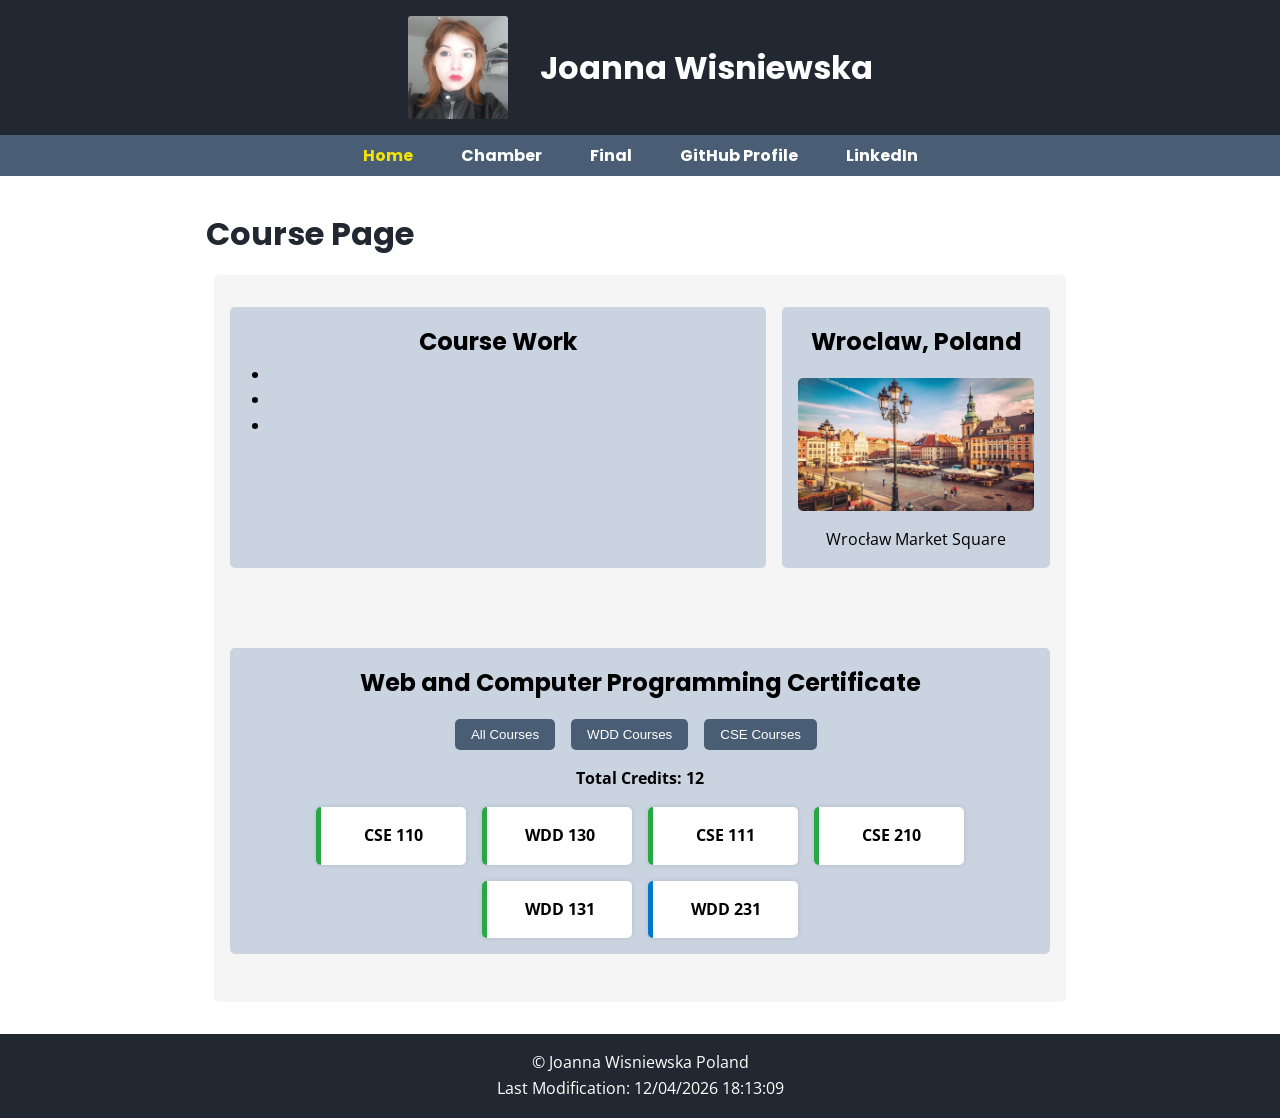
<file: index.html>
<!DOCTYPE html>
<html lang="en">
<head>
    <meta charset="UTF-8">
    <meta name="viewport" content="width=device-width, initial-scale=1.0">
    <title>W01 Assignment: Course Home Page - Joanna Wisniewska</title>
    <meta name="author" content="Joanna Wisniewska">
    <meta name="description" content="">
    <link rel="stylesheet" href="styles/small.css">
    <link rel="stylesheet" href="styles/dialog.css">
    <link rel="stylesheet" href="styles/larger.css" media="screen and (min-width: 601px)">
    <script src="scripts/scripts.js" defer></script>
    <link rel="preconnect" href="https://fonts.googleapis.com">
    <link rel="preconnect" href="https://fonts.gstatic.com" crossorigin>
    <link href="https://fonts.googleapis.com/css2?family=Open+Sans&family=Poppins:wght@500;700&display=swap" rel="stylesheet">

</head>
<body>
    <header>
        <div class="nav-image">
            <img src="images/me.webp" alt="Joanna Wisniewska" loading="lazy">
            <h1>Joanna Wisniewska</h1>
        </div>
        <button class="hamburger" id="hamburger">&#9776;</button>
        <nav>
            <ul>
                <li><a href="index.html" class="active">Home</a></li>
                <li><a href="https://5lmntszone.github.io/wdd231/chamber/index.html">Chamber</a></li>
                <li><a href="https://5lmntszone.github.io/wdd231/final/index.html">Final</a></li>
                <li><a href="https://github.com/5lmntszone">GitHub Profile</a></li>
                <li><a href="https://www.linkedin.com/">LinkedIn</a></li>
            </ul>
        </nav>
    </header>
    <main>
        <h1>Course Page</h1>
        <div class="main-content">
            <section class="main-tab">
                <h2>Course Work</h2>
                <ul>
                    <li></li>
                    <li></li>
                    <li></li>
                </ul>
            </section>
            <section class="aside-tab">
                <h2>Wroclaw, Poland</h2>
                <img src="images/wroclaw.webp" alt="Wroclaw, Poland" loading="lazy">
                <p>Wrocław Market Square</p>
            </section>
            <section class="lower-tab">
                <h2>Web and Computer Programming Certificate</h2>

                <div class="filter-buttons">
                    <button data-filter="all">All Courses</button>
                    <button data-filter="WDD">WDD Courses</button>
                    <button data-filter="CSE">CSE Courses</button>
                </div>

                <div id="credit-display">Total Credits: 0</div>
                <div id="course-container"></div>

                <dialog id="course-details">
                    <div class="dialog-content">
                        
                    </div>
                </dialog>
            </section>
        </div>
    </main>
    <footer>
        <p>&copy; <span id="currentyear"></span> Joanna Wisniewska Poland</p>
        <p>Last Modification: <span id="lastModified"></span></p>
    </footer>
</body>
</html>
</file>
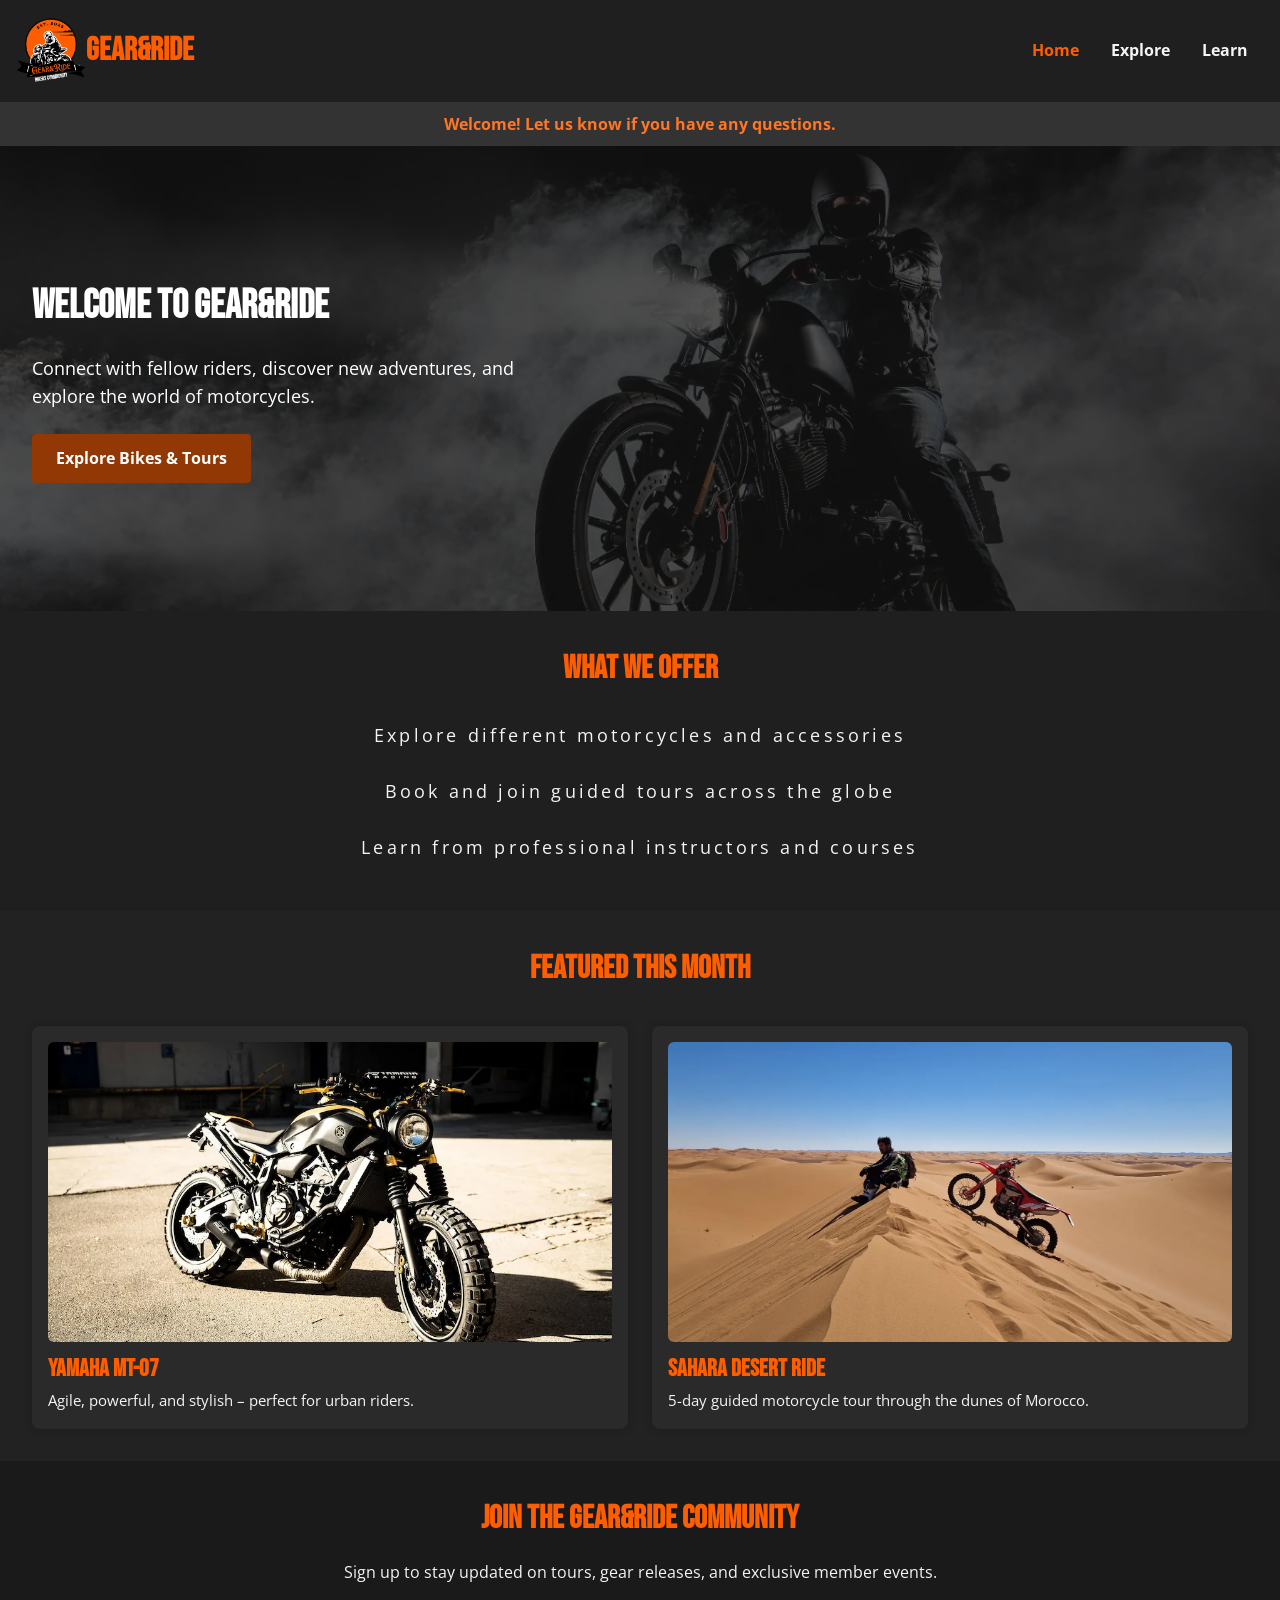
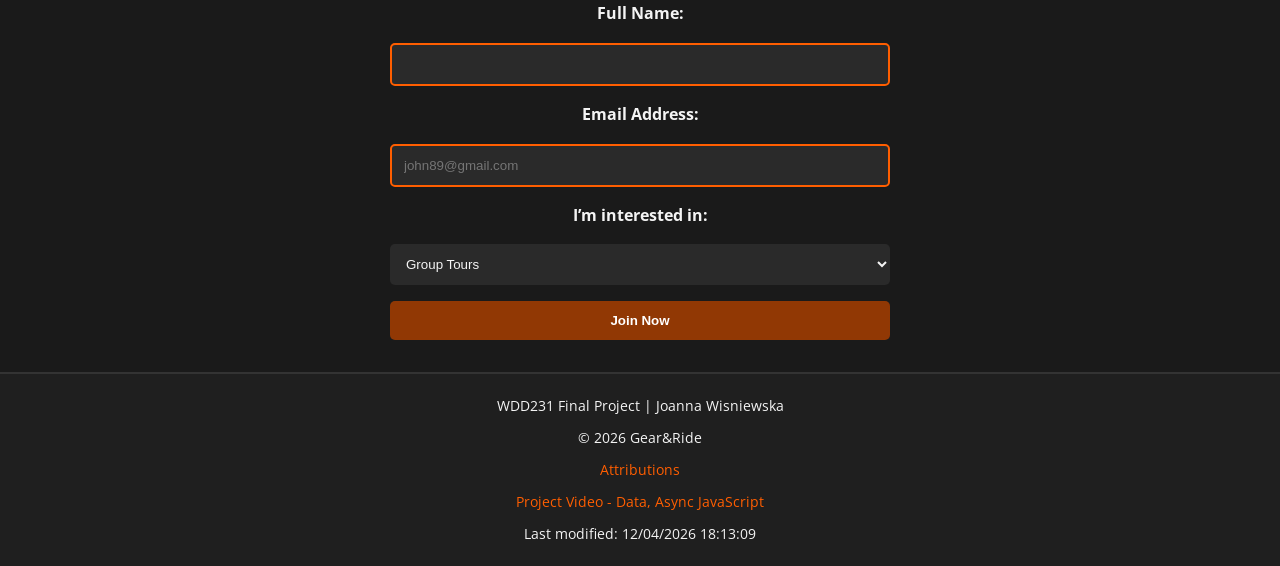
<file: final/index.html>
<!DOCTYPE html>
<html lang="en">
<head>
  <meta charset="UTF-8" />
  <meta name="viewport" content="width=device-width, initial-scale=1.0" />
  <meta name="description" content="Gear&Ride - Community for motorcycle enthusiasts: explore bikes, tours, gear, and more." />
  <meta name="author" content="Joanna Wisniewska" />

  <meta property="og:title" content="Gear&Ride | Ride. Learn. Explore.">
  <meta property="og:description" content="Join the Gear&Ride community and explore motorcycles, tours, gear, and more.">
  <meta property="og:image" content="https://5lmntszone.github.io/wdd231/final/images/hero-img.webp">
  <meta property="og:url" content="https://5lmntszone.github.io/wdd231/final/index.html">
  <meta property="og:type" content="website">
  <meta property="og:site_name" content="Gear&Ride">

  <title>Gear&Ride | Ride. Learn. Explore.</title>

  <link rel="stylesheet" href="styles/main.css" />
  <link rel="stylesheet" href="styles/medium.css">
  <link rel="stylesheet" href="styles/responsive.css" />

  <link rel="icon" href="images/favicon.ico" type="image/x-icon" />
  
  <link rel="preconnect" href="https://fonts.googleapis.com">
  <link rel="preconnect" href="https://fonts.gstatic.com" crossorigin>
  <link href="https://fonts.googleapis.com/css2?family=Bebas+Neue&family=Open+Sans&display=swap" rel="stylesheet">

  <script src="scripts/main.js" type="module"></script>
</head>

<body>
  <header>
    <div class="logo">
      <img src="images/logo.webp" alt="Gear&Ride Logo" loading="lazy"/>
      <h1>Gear&Ride</h1>
    </div>
    <nav>
      <button id="nav-toggle" aria-label="Toggle navigation">&#9776;</button>

      <ul>
        <li><a href="index.html" class="active">Home</a></li>
        <li><a href="explore.html">Explore</a></li>
        <li><a href="learn.html">Learn</a></li>
      </ul>
    </nav>
  </header>

  <div class="visit-banner"></div>

  <div id="loader" class="loader">
    <div class="spinner"></div>
    <p><strong>Loading...</strong></p>
  </div>
  
  <main>
    <section class="hero">
      <div class="hero-content">
        <h2>Welcome to Gear&Ride</h2>
        <p>Connect with fellow riders, discover new adventures, and explore the world of motorcycles.</p>
        <a href="explore.html" class="cta-button">Explore Bikes & Tours</a>
      </div>
      <img src="images/hero-img.webp" alt="Motorcycle Hero Image" loading="lazy"/>
    </section>

    <section class="overview">
      <h2>What We Offer</h2>
      <ul>
        <li>Explore different motorcycles and accessories</li>
        <li>Book and join guided tours across the globe</li>
        <li>Learn from professional instructors and courses</li>
      </ul>
    </section>

    <section class="featured">
      <h2>Featured This Month</h2>
      <div class="card-grid">
        <div class="card">
          <img src="images/featured-bike1.webp" alt="Featured Bike" loading="lazy"/>
          <h3>Yamaha MT-07</h3>
          <p>Agile, powerful, and stylish – perfect for urban riders.</p>
        </div>
        <div class="card">
          <img src="images/featured-tour.webp" alt="Sahara Desert Tour" loading="lazy"/>
          <h3>Sahara Desert Ride</h3>
          <p>5-day guided motorcycle tour through the dunes of Morocco.</p>
        </div>
      </div>
    </section>

    <section class="join-section">
      <h2>Join the Gear&Ride Community</h2>
      <p>Sign up to stay updated on tours, gear releases, and exclusive member events.</p>
      
      <form method="GET" action="thankyoupage.html">
        <label for="name"><strong>Full Name:</strong></label>
        <input type="text" id="name" name="name" required title="Your Full Name"/>
    
        <label for="email"><strong>Email Address:</strong></label>
        <input type="email" id="email" name="email" required placeholder="john89@gmail.com" title="Your Email" autocomplete="email"/>
    
        <label for="type"><strong>I’m interested in:</strong></label>
        <select name="interest" id="type">
          <option value="tours">Group Tours</option>
          <option value="gear">Motorcycle Gear</option>
          <option value="education">Riding Education</option>
          <option value="all">Everything!</option>
        </select>
    
        <button type="submit">Join Now</button>
      </form>
    </section>    
  </main>

  <footer>
    <p>WDD231 Final Project | Joanna Wisniewska</p>
    <p>&copy; <span id="year"></span> Gear&Ride</p>
    <p><a href="attributions.html">Attributions</a></p>
    <p><a href="https://youtu.be/Cb_ELEKdY2c" target="_blank" rel="noopener">Project Video - Data, Async JavaScript</a></p>
    <p>Last modified: <span id="lastModified"></span></p>
  </footer>
</body>
</html>
</file>
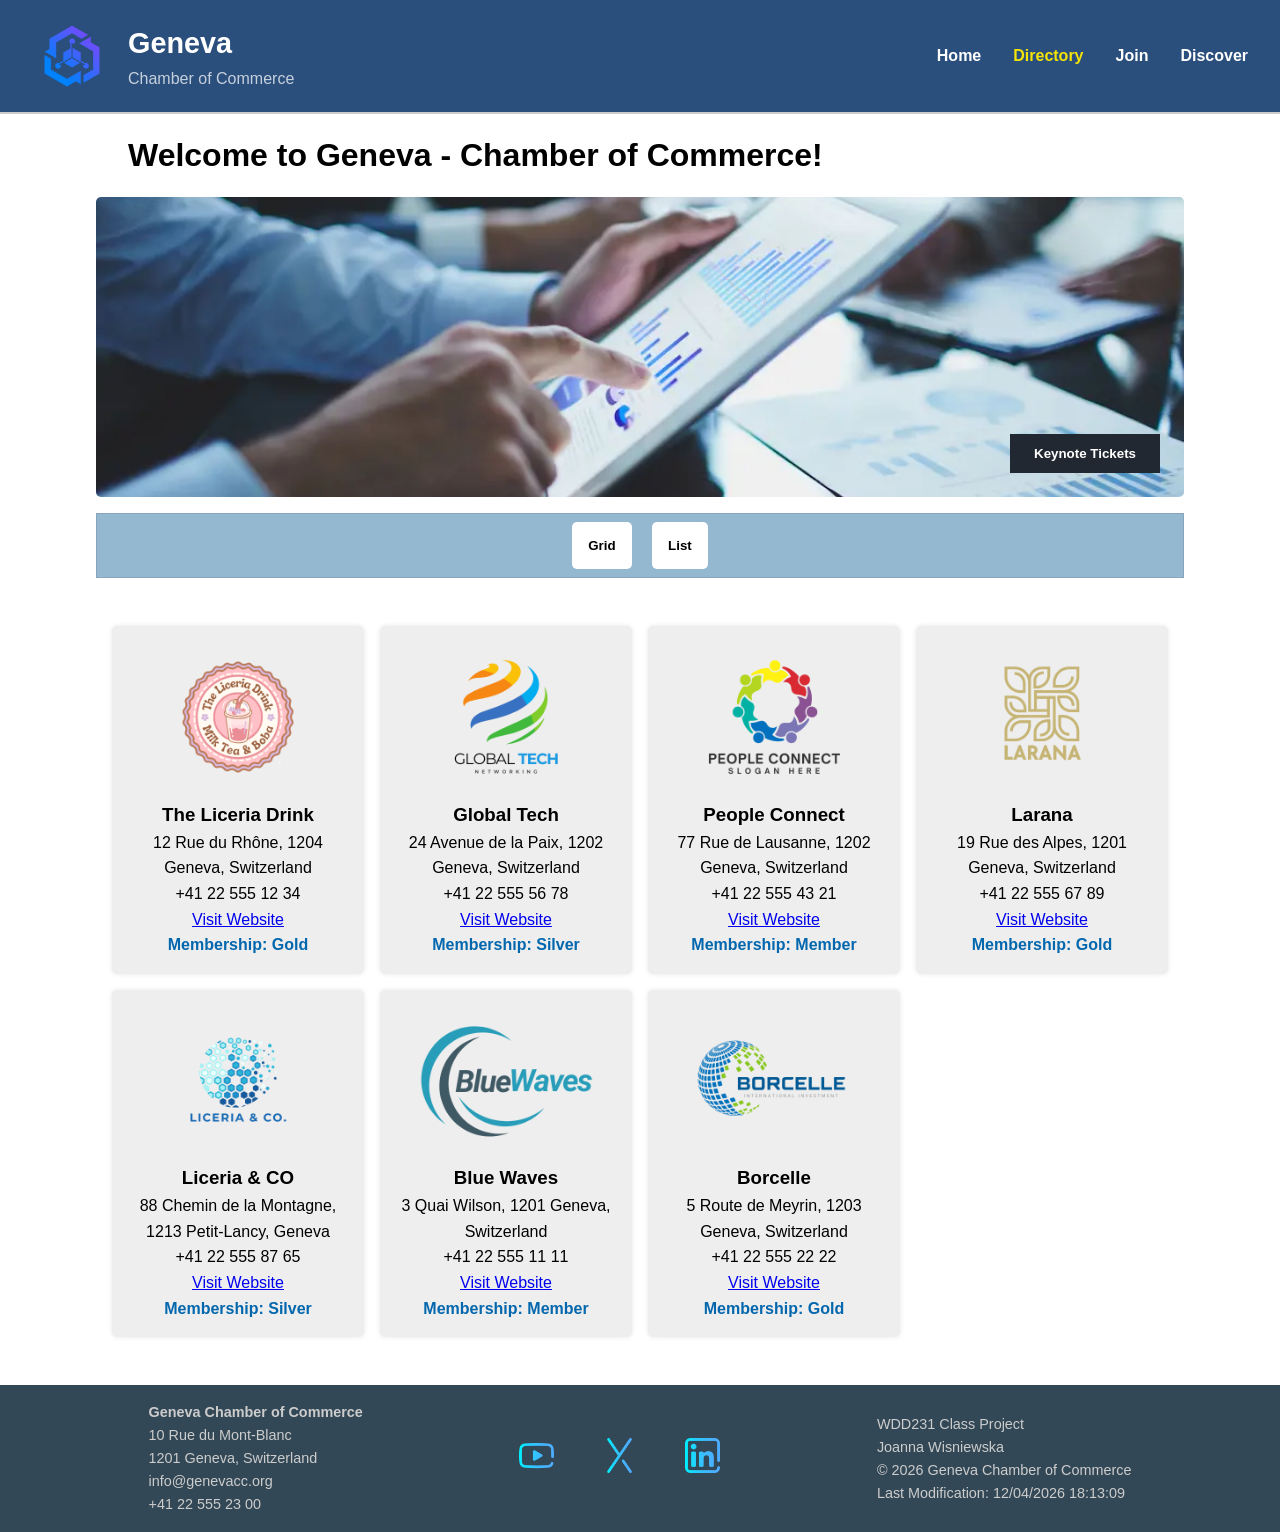
<file: chamber/directory.html>
<!DOCTYPE html>
<html lang="en">
<head>
    <meta charset="UTF-8">
    <meta name="viewport" content="width=device-width, initial-scale=1.0">
    <meta name="author" content="Joanna Wisniewska">
    <meta name="title" content="Chamber of Commerce - WDD231 Joanna Wisniewska">
    <meta name="description" content="A chamber of commerce is a local organization of businesses that work together to strengthen the business interests of the group. The intent of a chamber of commerce is to foster networking and to advocate on the behalf of the community.">
    <title>Chamber of Commerce - Geneva | WDD231 Joanna Wisniewska</title>

    <meta property="og:title" content="Chamber of Commerce - WDD231 Joanna Wisniewska">
    <meta property="og:description" content="A chamber of commerce is a local organization of businesses that work together to strengthen the business interests of the group. The intent of a chamber of commerce is to foster networking and to advocate on the behalf of the community.">
    <meta property="og:image" content="https://5lmntszone.github.io/wdd231/chamber/images/logo2.png">
    <meta property="og:url" content="https://5lmntszone.github.io/wdd231/chamber/">

    <link rel="icon" href="images/logo.ico" type="image/x-icon">
    <link rel="stylesheet" href="styles/style.css">
    <link rel="stylesheet" href="styles/mobile.css" media="screen and (max-width: 600px)">
    <link rel="stylesheet" href="styles/layout-fix.css">
    <script src="scripts/scripts.js" defer></script>
</head>
<body>
    <header>
        <div class="nav-left">
          <img src="images/logo.png" alt="Geneva" loading="lazy">
          <div>
            <h1>Geneva</h1>
            <p>Chamber of Commerce</p>
          </div>
        </div>
      
        <div class="nav-right">
          <button class="hamburger" id="hamburger" title="Menu">&#9776;</button>
      
          <nav>
            <ul>
              <li><a href="index.html">Home</a></li>
              <li><a href="directory.html" class="active">Directory</a></li>
              <li><a href="join.html">Join</a></li>
              <li><a href="discover.html">Discover</a></li>
            </ul>
          </nav>
        </div>
      </header>      
         
    <main>
        <h1>Welcome to Geneva - Chamber of Commerce!</h1>
        <div class="hero-img">
            <img src="images/hero-img.webp" alt="Hero Image" loading="lazy">
            <button type="submit">Keynote Tickets</button>
        </div>

        <div class="menu">
          <button id="grid">Grid</button>
          <button id="list">List</button>
        </div>

        <article id="business-directory" class="grid"></article>
    </main>
    <footer>
        <div class="left-tab">
          <p><strong>Geneva Chamber of Commerce</strong></p>
          <p>10 Rue du Mont-Blanc</p>
          <p>1201 Geneva, Switzerland</p>
          <p>info@genevacc.org</p>
          <p>+41 22 555 23 00</p>          
        </div>

        <div class="social-media">
          <a href="https://www.youtube.com/" target="_blank" rel="noopener">
            <img src="images/youtube_1384169.png" alt="YouTube" loading="lazy">
          </a>
          <a href="https://x.com/" target="_blank" rel="noopener">
            <img src="images/alphabet_5026423.png" alt="Twitter" loading="lazy">
          </a>
          <a href="https://www.linkedin.com/" target="_blank" rel="noopener">
            <img src="images/linkedin_1384171.png" alt="LinkedIn" loading="lazy">
          </a>
        </div>        

        <div class="right-tab">
            <p>WDD231 Class Project</p>
            <p>Joanna Wisniewska</p>
            <p>&copy; <span id="currentyear"></span> Geneva Chamber of Commerce</p>
            <p>Last Modification: <span id="lastModified"></span></p>
        </div>
    </footer>
</body>
</html>
</file>
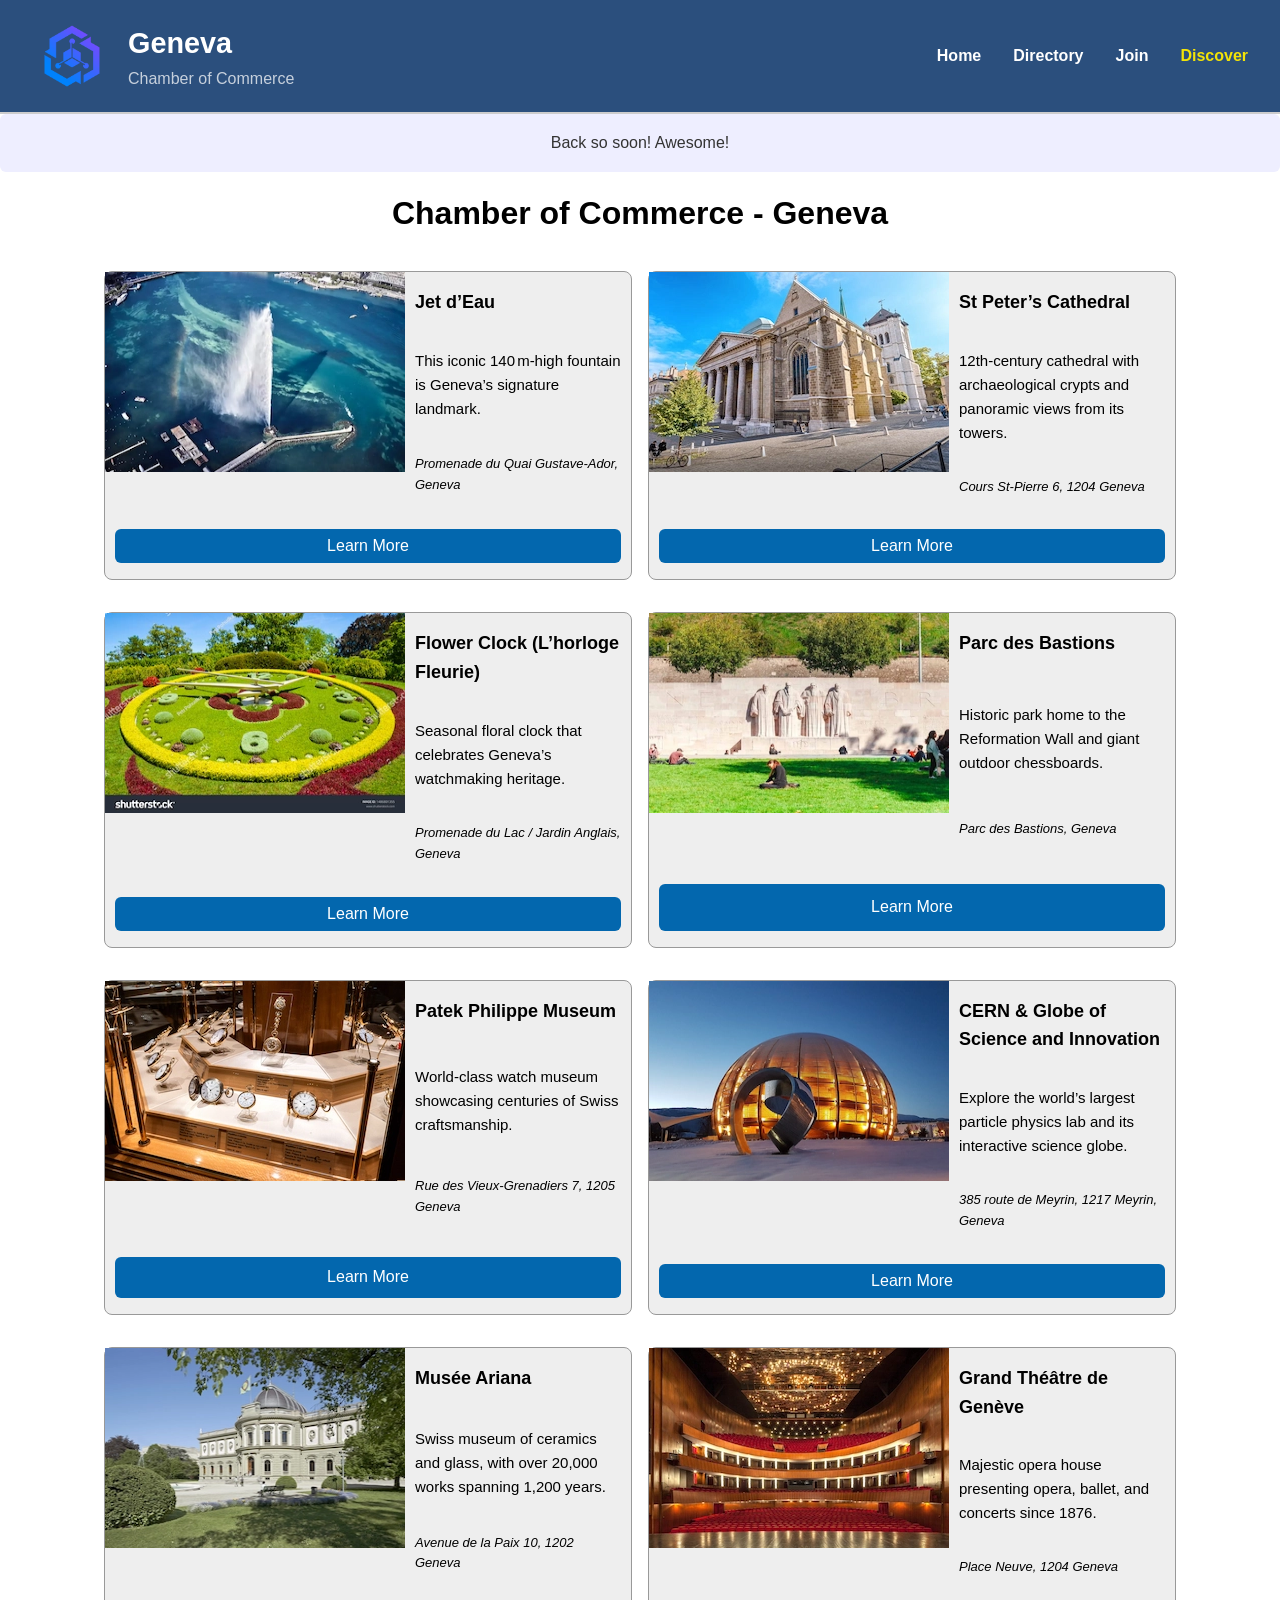
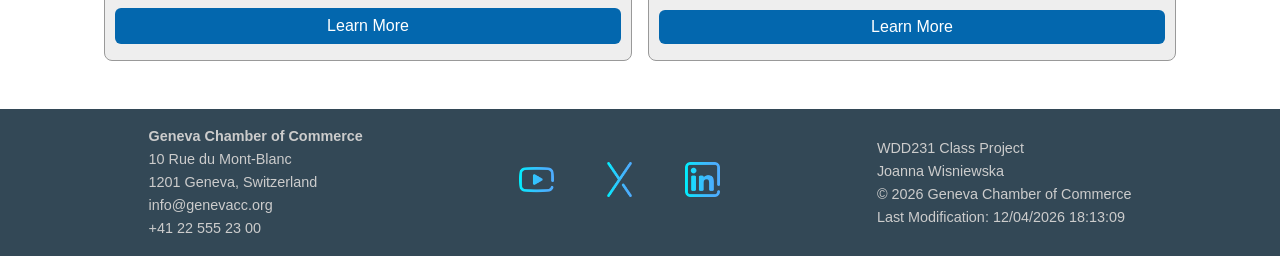
<file: chamber/discover.html>
<!DOCTYPE html>
<html lang="en">
<head>
    <meta charset="UTF-8">
    <meta name="viewport" content="width=device-width, initial-scale=1.0">
    <meta name="author" content="Joanna Wisniewska">
    <meta name="title" content="Chamber of Commerce - WDD231 Joanna Wisniewska">
    <meta name="description" content="A chamber of commerce is a local organization of businesses that work together to strengthen the business interests of the group. The intent of a chamber of commerce is to foster networking and to advocate on the behalf of the community.">
    <title>Chamber of Commerce - Geneva | WDD231 Joanna Wisniewska</title>

    <meta property="og:title" content="Chamber of Commerce - WDD231 Joanna Wisniewska">
    <meta property="og:description" content="A chamber of commerce is a local organization of businesses that work together to strengthen the business interests of the group. The intent of a chamber of commerce is to foster networking and to advocate on the behalf of the community.">
    <meta property="og:image" content="https://5lmntszone.github.io/wdd231/chamber/images/logo2.png">
    <meta property="og:url" content="https://5lmntszone.github.io/wdd231/chamber/">

    <link rel="icon" href="images/logo.ico" type="image/x-icon">
    <link rel="stylesheet" href="styles/style.css">
    <link rel="stylesheet" href="styles/mobile.css" media="screen and (max-width: 825px)">
    <link rel="stylesheet" href="styles/layout-fix.css">

    <link rel="stylesheet" href="styles/places-small.css">
    <link rel="stylesheet" href="styles/places-medium.css">
    <link rel="stylesheet" href="styles/places-large.css">

    <script src="scripts/scripts.js" defer></script>
    <script src="scripts/places.js" type="module"></script>
    <script src="scripts/visit-message.js" defer></script>
</head>
<body>
    <header>
        <div class="nav-left">
          <img src="images/logo.png" alt="Geneva" loading="lazy">
          <div>
            <h1>Geneva</h1>
            <p>Chamber of Commerce</p>
          </div>
        </div>
      
        <div class="nav-right">
          <button class="hamburger" id="hamburger" title="Menu">&#9776;</button>
      
          <nav>
            <ul>
              <li><a href="index.html">Home</a></li>
              <li><a href="directory.html">Directory</a></li>
              <li><a href="join.html">Join</a></li>
              <li><a href="discover.html" class="active">Discover</a></li>
            </ul>
          </nav>
        </div>
      </header>      
    
      <aside id="visitMessage" class="visit-message"></aside>
    
    <main>
        <h1>Chamber of Commerce - Geneva</h1>
        <div id="allplaces"></div>
    </main>
    <footer>
        <div class="left-tab">
            <p><strong>Geneva Chamber of Commerce</strong></p>
            <p>10 Rue du Mont-Blanc</p>
            <p>1201 Geneva, Switzerland</p>
            <p>info@genevacc.org</p>
            <p>+41 22 555 23 00</p>
        </div>

        <div class="social-media">
          <a href="https://www.youtube.com/" target="_blank" rel="noopener">
            <img src="images/youtube_1384169.png" alt="YouTube" loading="lazy">
          </a>
          <a href="https://x.com/" target="_blank" rel="noopener">
            <img src="images/alphabet_5026423.png" alt="Twitter" loading="lazy">
          </a>
          <a href="https://www.linkedin.com/" target="_blank" rel="noopener">
            <img src="images/linkedin_1384171.png" alt="LinkedIn" loading="lazy">
          </a>
        </div>        

        <div class="right-tab">
            <p>WDD231 Class Project</p>
            <p>Joanna Wisniewska</p>
            <p>&copy; <span id="currentyear"></span> Geneva Chamber of Commerce</p>
            <p>Last Modification: <span id="lastModified"></span></p>
        </div>
    </footer>
</body>
</html>
</file>
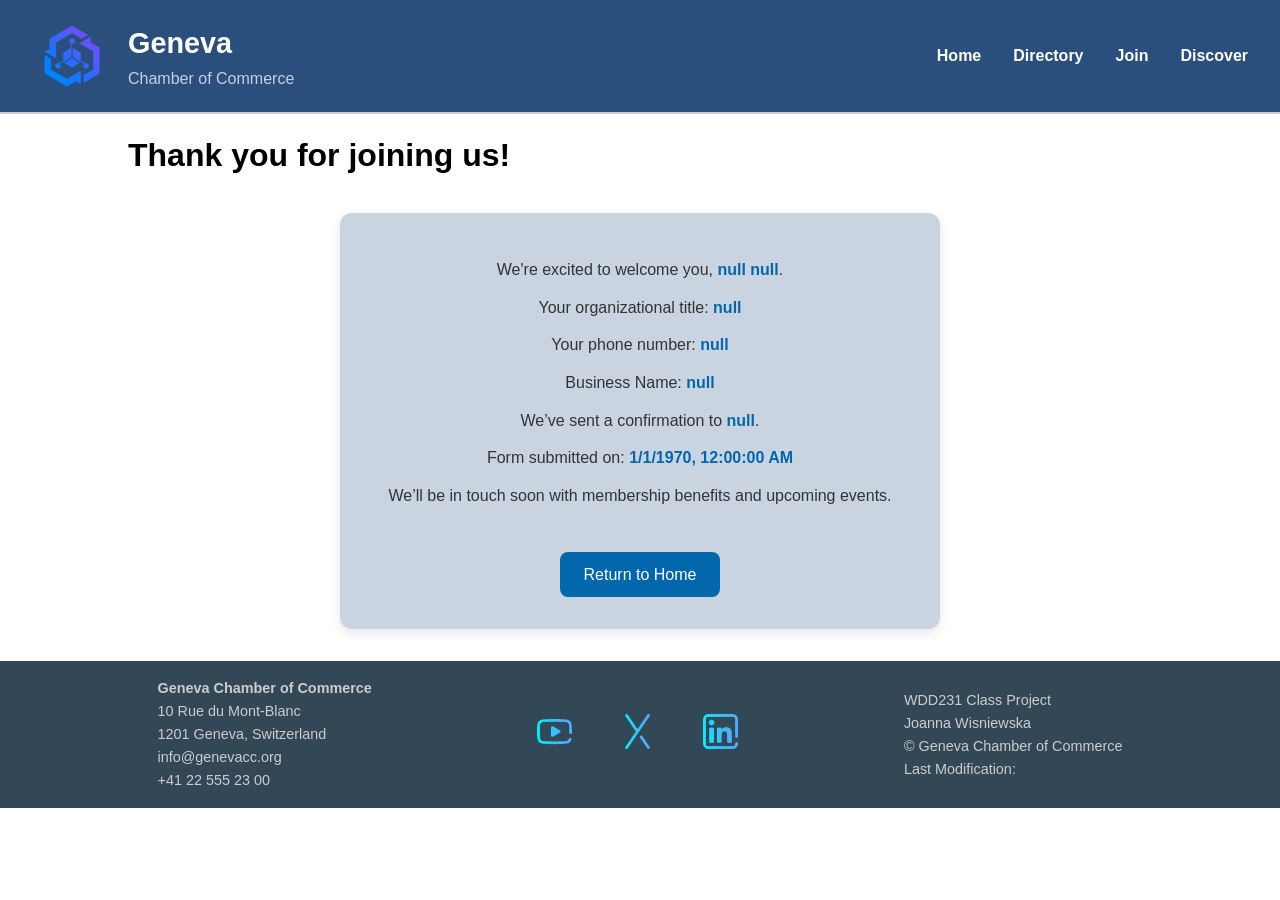
<file: chamber/thankyou.html>
<!DOCTYPE html>
<html lang="en">
<head>
    <meta charset="UTF-8">
    <meta name="viewport" content="width=device-width, initial-scale=1.0">
    <meta name="author" content="Joanna Wisniewska">
    <meta name="title" content="Chamber of Commerce - WDD231 Joanna Wisniewska">
    <meta name="description" content="A chamber of commerce is a local organization of businesses that work together to strengthen the business interests of the group. The intent of a chamber of commerce is to foster networking and to advocate on the behalf of the community.">
    <title>Chamber of Commerce - Geneva | WDD231 Joanna Wisniewska</title>

    <meta property="og:title" content="Chamber of Commerce - WDD231 Joanna Wisniewska">
    <meta property="og:description" content="A chamber of commerce is a local organization of businesses that work together to strengthen the business interests of the group. The intent of a chamber of commerce is to foster networking and to advocate on the behalf of the community.">
    <meta property="og:image" content="https://5lmntszone.github.io/wdd231/chamber/images/logo2.png">
    <meta property="og:url" content="https://5lmntszone.github.io/wdd231/chamber/">

    <link rel="icon" href="images/logo.ico" type="image/x-icon">
    <link rel="stylesheet" href="styles/style.css">
    <link rel="stylesheet" href="styles/mobile.css" media="screen and (max-width: 825px)">
    <link rel="stylesheet" href="styles/layout-fix.css">
    
    <link rel="stylesheet" href="styles/thankyou.css">

    <script src="scripts/thankyou.js" defer></script>
</head>
<body>
    <header>
        <div class="nav-left">
          <img src="images/logo.png" alt="Geneva" loading="lazy">
          <div>
            <h1>Geneva</h1>
            <p>Chamber of Commerce</p>
          </div>
        </div>
      
        <div class="nav-right">
          <button class="hamburger" id="hamburger" title="Menu">&#9776;</button>
      
          <nav>
            <ul>
              <li><a href="index.html">Home</a></li>
              <li><a href="directory.html">Directory</a></li>
              <li><a href="join.html">Join</a></li>
              <li><a href="discover.html">Discover</a></li>
            </ul>
          </nav>
        </div>
      </header>    
      
      <main>
        <h1>Thank you for joining us!</h1>

        <div id="results"></div>
      </main>

      <footer>
        <div class="left-tab">
            <p><strong>Geneva Chamber of Commerce</strong></p>
            <p>10 Rue du Mont-Blanc</p>
            <p>1201 Geneva, Switzerland</p>
            <p>info@genevacc.org</p>
            <p>+41 22 555 23 00</p>          
        </div>

        <div class="social-media">
          <a href="https://www.youtube.com/" target="_blank" rel="noopener">
            <img src="images/youtube_1384169.png" alt="YouTube" loading="lazy">
          </a>
          <a href="https://x.com/" target="_blank" rel="noopener">
            <img src="images/alphabet_5026423.png" alt="Twitter" loading="lazy">
          </a>
          <a href="https://www.linkedin.com/" target="_blank" rel="noopener">
            <img src="images/linkedin_1384171.png" alt="LinkedIn" loading="lazy">
          </a>
        </div>        

        <div class="right-tab">
            <p>WDD231 Class Project</p>
            <p>Joanna Wisniewska</p>
            <p>&copy; <span id="currentyear"></span> Geneva Chamber of Commerce</p>
            <p>Last Modification: <span id="lastModified"></span></p>
        </div>
    </footer>
</body>
</html>
</file>
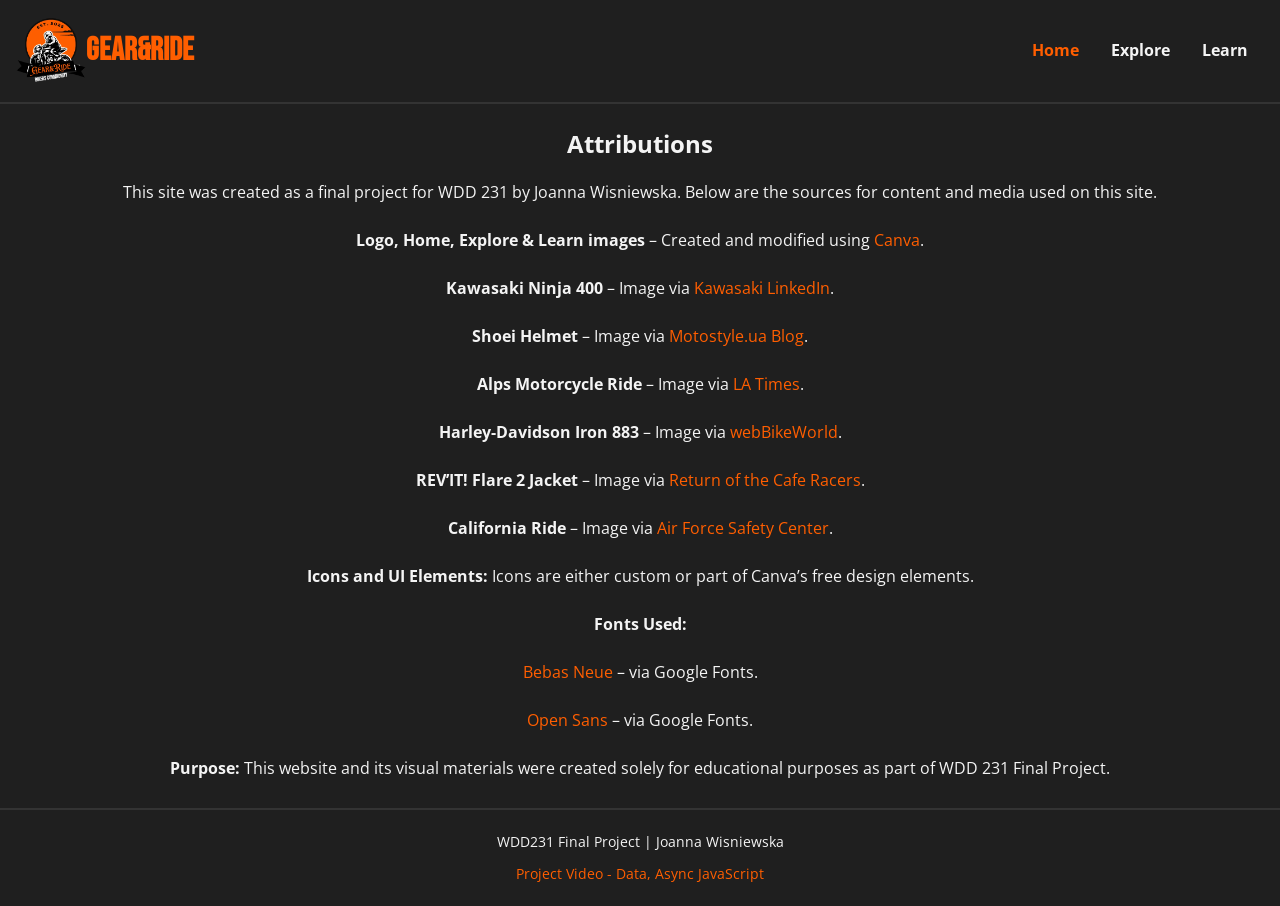
<file: final/attributions.html>
<!DOCTYPE html>
<html lang="en">
<head>
  <meta charset="UTF-8" />
  <meta name="viewport" content="width=device-width, initial-scale=1.0" />
  <meta name="description" content="Gear&Ride - Community for motorcycle enthusiasts: explore bikes, tours, gear, and more." />
  <meta name="author" content="Joanna Wisniewska" />

  <title>Gear&Ride | Attributions</title>

  <link rel="stylesheet" href="styles/main.css" />
  <link rel="stylesheet" href="styles/medium.css">
  <link rel="stylesheet" href="styles/responsive.css" />

  <link rel="icon" href="images/favicon.ico" type="image/x-icon" />
  
  <link rel="preconnect" href="https://fonts.googleapis.com">
  <link rel="preconnect" href="https://fonts.gstatic.com" crossorigin>
  <link href="https://fonts.googleapis.com/css2?family=Bebas+Neue&family=Open+Sans&display=swap" rel="stylesheet">

</head>

<body>
  <header>
    <div class="logo">
      <img src="images/logo.webp" alt="Gear&Ride Logo" loading="lazy"/>
      <h1>Gear&Ride</h1>
    </div>
    <nav>
      <button id="nav-toggle" aria-label="Toggle navigation">&#9776;</button>

      <ul>
        <li><a href="index.html" class="active">Home</a></li>
        <li><a href="explore.html">Explore</a></li>
        <li><a href="learn.html">Learn</a></li>
      </ul>
    </nav>
  </header>

  <main class="attributions-page">
    <h2>Attributions</h2>
    <p>This site was created as a final project for WDD 231 by Joanna Wisniewska. Below are the sources for content and media used on this site.</p>

    <ul>
        <li><strong>Logo, Home, Explore & Learn images</strong> – Created and modified using <a href="https://www.canva.com" target="_blank" rel="noopener">Canva</a>.</li>
        <li><strong>Kawasaki Ninja 400</strong> – Image via <a href="https://www.linkedin.com/posts/kawasaki-motors-corp.-u.s.a._the-2018-kawasaki-ninja-400-has-just-been-activity-6481205292746051585-igK5/" target="_blank" rel="noopener">Kawasaki LinkedIn</a>.</li>
        <li><strong>Shoei Helmet</strong> – Image via <a href="https://motostyle.ua/blog" target="_blank" rel="noopener">Motostyle.ua Blog</a>.</li>
        <li><strong>Alps Motorcycle Ride</strong> – Image via <a href="https://www.latimes.com/travel/la-tr-alps-motorcycling-20180812-story.html" target="_blank" rel="noopener">LA Times</a>.</li>
        <li><strong>Harley-Davidson Iron 883</strong> – Image via <a href="https://www.webbikeworld.com/2021-harley-davidson-iron-883/" target="_blank" rel="noopener">webBikeWorld</a>.</li>
        <li><strong>REV’IT! Flare 2 Jacket</strong> – Image via <a href="https://www.returnofthecaferacers.com/motorcycle-jacket/revit/revit-flare-2/" target="_blank" rel="noopener">Return of the Cafe Racers</a>.</li>
        <li><strong>California Ride</strong> – Image via <a href="https://www.safety.af.mil/News/Article-Display/Article/3754688/all-the-gear-all-the-time/" target="_blank" rel="noopener">Air Force Safety Center</a>.</li>
        <li><strong>Icons and UI Elements:</strong> Icons are either custom or part of Canva’s free design elements.</li>
        <li><strong>Fonts Used:</strong>
          <ul>
            <li><a href="https://fonts.google.com/specimen/Bebas+Neue" target="_blank">Bebas Neue</a> – via Google Fonts.</li>
            <li><a href="https://fonts.google.com/specimen/Open+Sans" target="_blank">Open Sans</a> – via Google Fonts.</li>
          </ul>
        </li>
        <li><strong>Purpose:</strong> This website and its visual materials were created solely for educational purposes as part of WDD 231 Final Project.</li>
      </ul>
  </main>

  <footer>
    <p>WDD231 Final Project | Joanna Wisniewska</p>
    <p><a href="https://youtu.be/Cb_ELEKdY2c" target="_blank" rel="noopener">Project Video - Data, Async JavaScript</a></p>
  </footer>
</body>
</html>
</file>
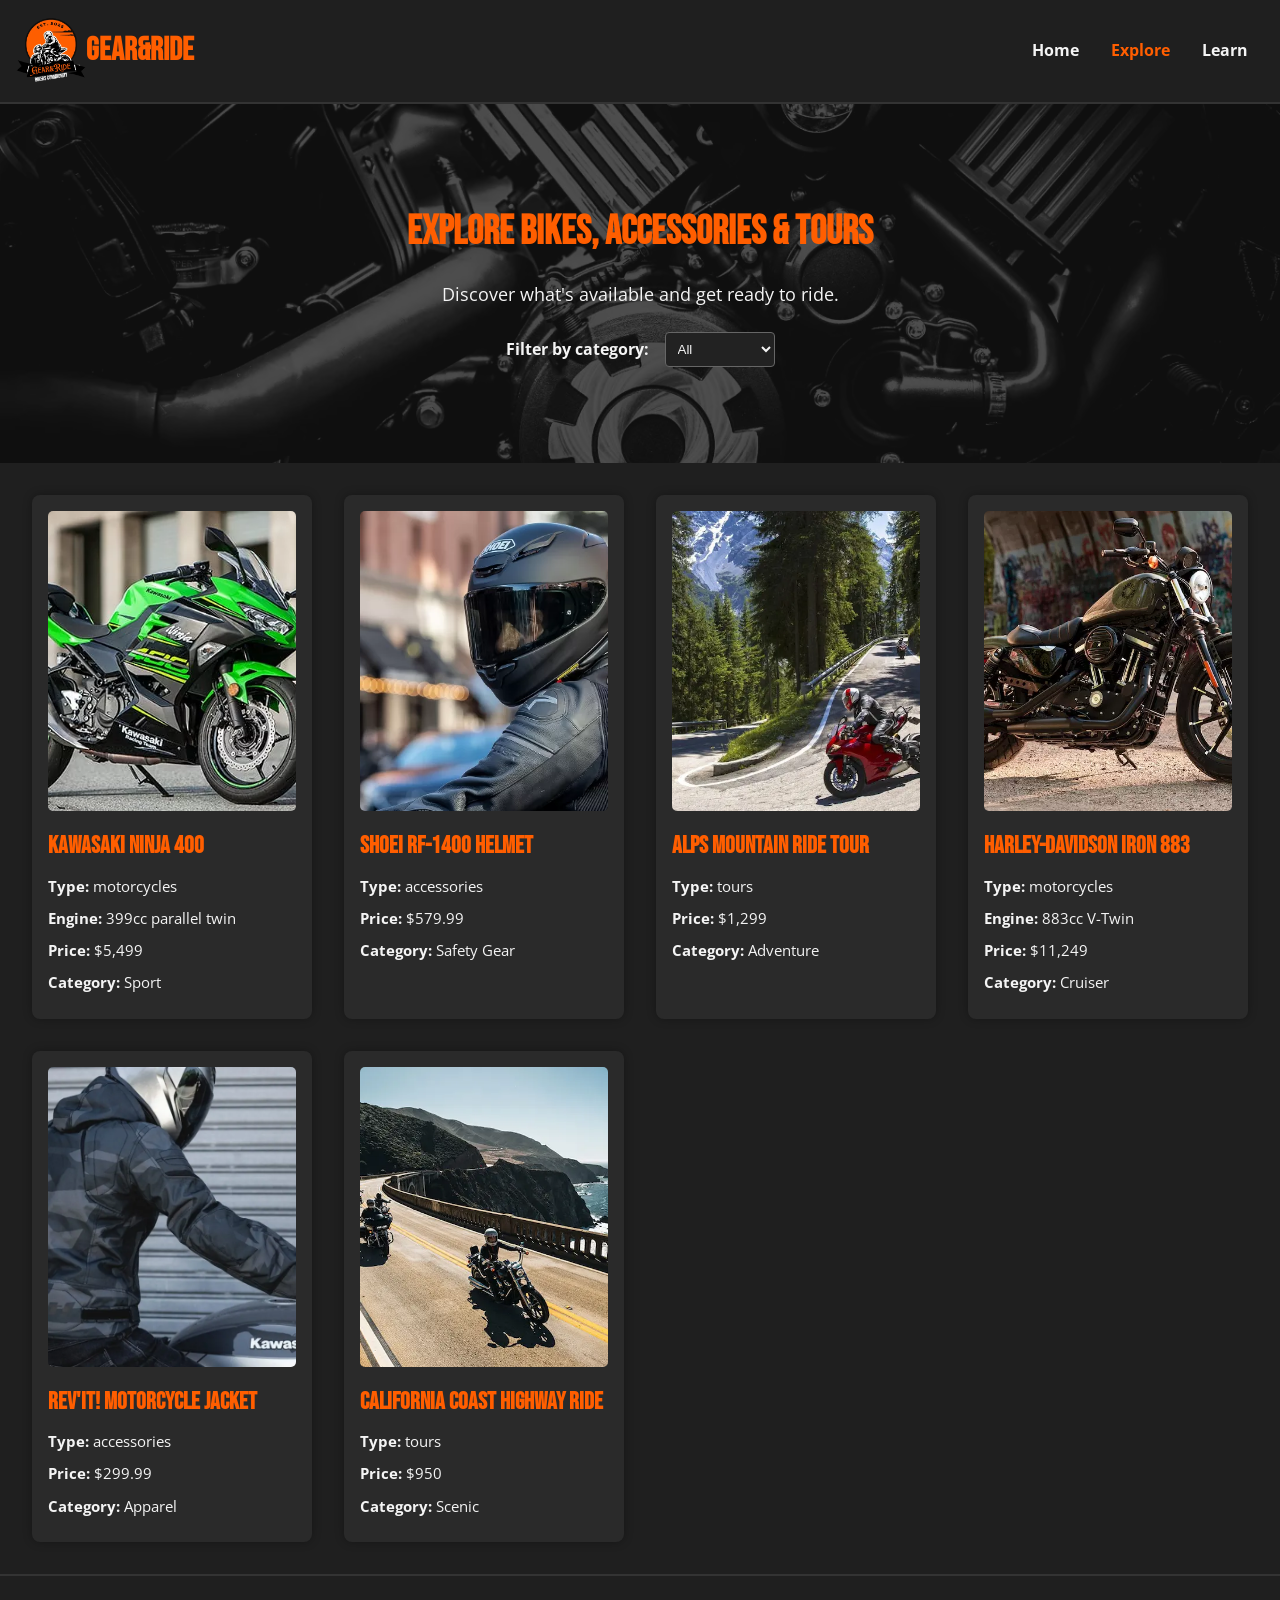
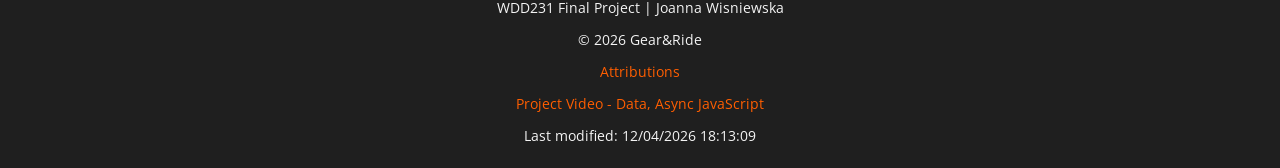
<file: final/explore.html>
<!DOCTYPE html>
<html lang="en">
<head>
  <meta charset="UTF-8" />
  <meta name="viewport" content="width=device-width, initial-scale=1.0" />
  <meta name="description" content="Explore Gear&Ride motorcycles, accessories, and tours." />
  <meta name="author" content="Joanna Wisniewska" />

  <meta property="og:title" content="Gear&Ride | Ride. Learn. Explore.">
  <meta property="og:description" content="Join the Gear&Ride community and explore motorcycles, tours, gear, and more.">
  <meta property="og:image" content="https://5lmntszone.github.io/wdd231/final/images/hero-img.webp">
  <meta property="og:url" content="https://5lmntszone.github.io/wdd231/final/index.html">
  <meta property="og:type" content="website">
  <meta property="og:site_name" content="Gear&Ride">

  <title>Explore | Gear&Ride</title>

  <link rel="stylesheet" href="styles/main.css">
  <link rel="stylesheet" href="styles/explore.css">
  <link rel="stylesheet" href="styles/modal.css">
  <link rel="stylesheet" href="styles/medium.css">
  <link rel="stylesheet" href="styles/responsive.css">

  <link rel="icon" href="images/favicon.ico" type="image/x-icon" />

  <link rel="preconnect" href="https://fonts.googleapis.com">
  <link rel="preconnect" href="https://fonts.gstatic.com" crossorigin>
  <link href="https://fonts.googleapis.com/css2?family=Bebas+Neue&family=Open+Sans&display=swap" rel="stylesheet">

  <script src="scripts/explore.js" type="module"></script>
</head>

<body class="explore-page">
  <header>
    <div class="logo">
      <img src="images/logo.webp" alt="Gear&Ride Logo" loading="lazy"/>
      <h1>Gear&Ride</h1>
    </div>
    <nav>
      <button id="nav-toggle" aria-label="Toggle navigation">&#9776;</button>

      <ul>
        <li><a href="index.html">Home</a></li>
        <li><a href="explore.html" class="active">Explore</a></li>
        <li><a href="learn.html">Learn</a></li>
      </ul>
    </nav>
  </header>

  <div id="loader" class="loader">
    <div class="spinner"></div>
    <p><strong>Loading...</strong></p>
  </div>

  <main>
    <section class="explore-header">
      <div class="explore-header-content">
        <h2>Explore Bikes, Accessories & Tours</h2>
        <p>Discover what's available and get ready to ride.</p>

        <div class="filter-controls">
          <label for="category-filter">Filter by category:</label>

          <select id="category-filter">
            <option value="all">All</option>
            <option value="motorcycles">Motorcycles</option>
            <option value="accessories">Accessories</option>
            <option value="tours">Tours</option>
          </select>
        </div>
      </div>

      <div class="image-container">
        <img src="images/explore-img.webp" alt="Motorcycle Image" loading="lazy"/>
      </div>
    </section>

    <section class="explore-container" id="explore-container"></section>

    <div class="modal-overlay hidden" id="modal-overlay">
      <dialog id="modal">
        <button id="closeModal">❌</button>
        <div id="modal-content"></div>
      </dialog>
    </div>
    
  </main>

  <footer>
    <p>WDD231 Final Project | Joanna Wisniewska</p>
    <p>&copy; <span id="year"></span> Gear&Ride</p>
    <p><a href="attributions.html">Attributions</a></p>
    <p><a href="https://youtu.be/Cb_ELEKdY2c" target="_blank" rel="noopener">Project Video - Data, Async JavaScript</a></p>
    <p>Last modified: <span id="lastModified"></span></p>
  </footer>
</body>
</html>
</file>
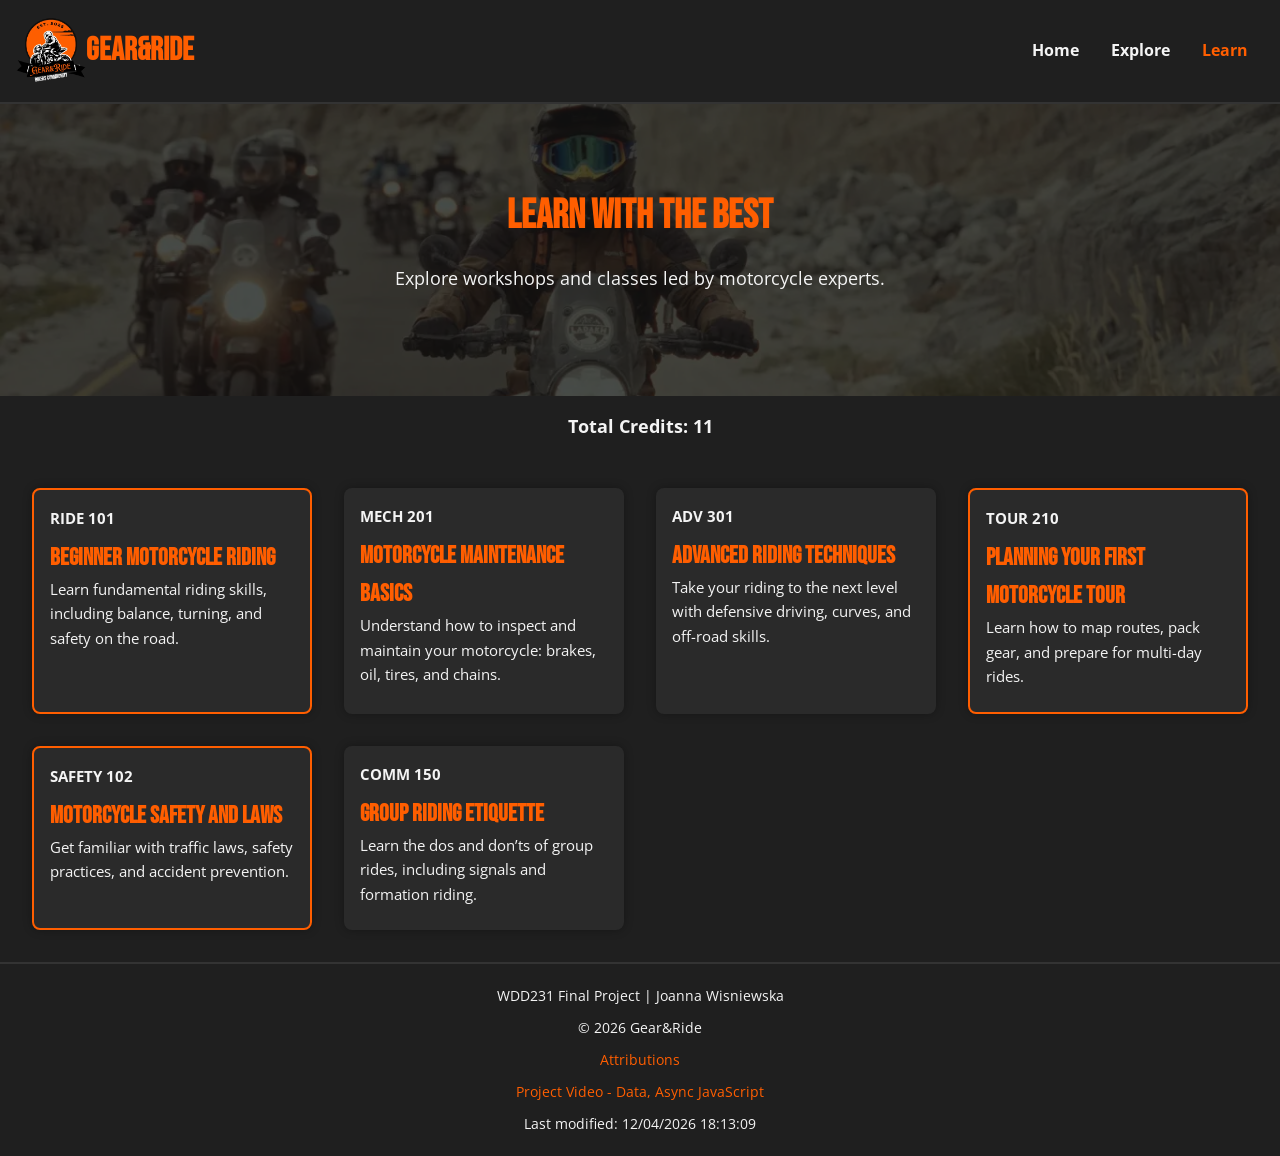
<file: final/learn.html>
<!DOCTYPE html>
<html lang="en">
<head>
  <meta charset="UTF-8" />
  <meta name="viewport" content="width=device-width, initial-scale=1.0" />
  <meta name="description" content="Motorcycle education courses and workshops." />
  <meta name="author" content="Joanna Wisniewska" />

  <meta property="og:title" content="Gear&Ride | Ride. Learn. Explore.">
  <meta property="og:description" content="Join the Gear&Ride community and explore motorcycles, tours, gear, and more.">
  <meta property="og:image" content="https://5lmntszone.github.io/wdd231/final/images/hero-img.webp">
  <meta property="og:url" content="https://5lmntszone.github.io/wdd231/final/index.html">
  <meta property="og:type" content="website">
  <meta property="og:site_name" content="Gear&Ride">

  <title>Learn | Gear&Ride</title>

  <link rel="stylesheet" href="styles/main.css">
  <link rel="stylesheet" href="styles/learn.css">
  <link rel="stylesheet" href="styles/modal.css">
  <link rel="stylesheet" href="styles/medium.css">
  <link rel="stylesheet" href="styles/responsive.css">

  <link rel="icon" href="images/favicon.ico" type="image/x-icon" />

  <link rel="preconnect" href="https://fonts.googleapis.com">
  <link rel="preconnect" href="https://fonts.gstatic.com" crossorigin>
  <link href="https://fonts.googleapis.com/css2?family=Bebas+Neue&family=Open+Sans&display=swap" rel="stylesheet">

  <script src="scripts/learn.js" type="module"></script>
</head>

<body class="learn-page">
  <header>
    <div class="logo">
      <img src="images/logo.webp" alt="Gear&Ride Logo" loading="lazy"/>
      <h1>Gear&Ride</h1>
    </div>
    <nav>
      <button id="nav-toggle" aria-label="Toggle navigation">&#9776;</button>

      <ul>
        <li><a href="index.html">Home</a></li>
        <li><a href="explore.html">Explore</a></li>
        <li><a href="learn.html" class="active">Learn</a></li>
      </ul>
    </nav>
  </header>

  <div id="loader" class="loader">
    <div class="spinner"></div>
    <p><strong>Loading...</strong></p>
  </div>

  <main>
    <section class="learn-header">
      <div class="learn-header-content">
        <h2>Learn with the Best</h2>
        <p>Explore workshops and classes led by motorcycle experts.</p>
      </div>
      <img src="images/Body.webp" alt="Motorcycle Learn Image" loading="lazy"/>
    </section>

    <section class="course-controls">
      <p id="credit-display">Total Credits: 0</p>
    </section>

    <section class="course-container" id="course-container"></section>

    <div class="modal-overlay hidden" id="modal-overlay">
      <dialog id="modal">
        <button id="closeModal">❌</button>
        <div id="modal-content"></div>
      </dialog>
    </div>
  </main>

  <footer>
    <p>WDD231 Final Project | Joanna Wisniewska</p>
    <p>&copy; <span id="year"></span> Gear&Ride</p>
    <p><a href="attributions.html">Attributions</a></p>
    <p><a href="https://youtu.be/Cb_ELEKdY2c" target="_blank" rel="noopener">Project Video - Data, Async JavaScript</a></p>
    <p>Last modified: <span id="lastModified"></span></p>
  </footer>
</body>
</html>
</file>
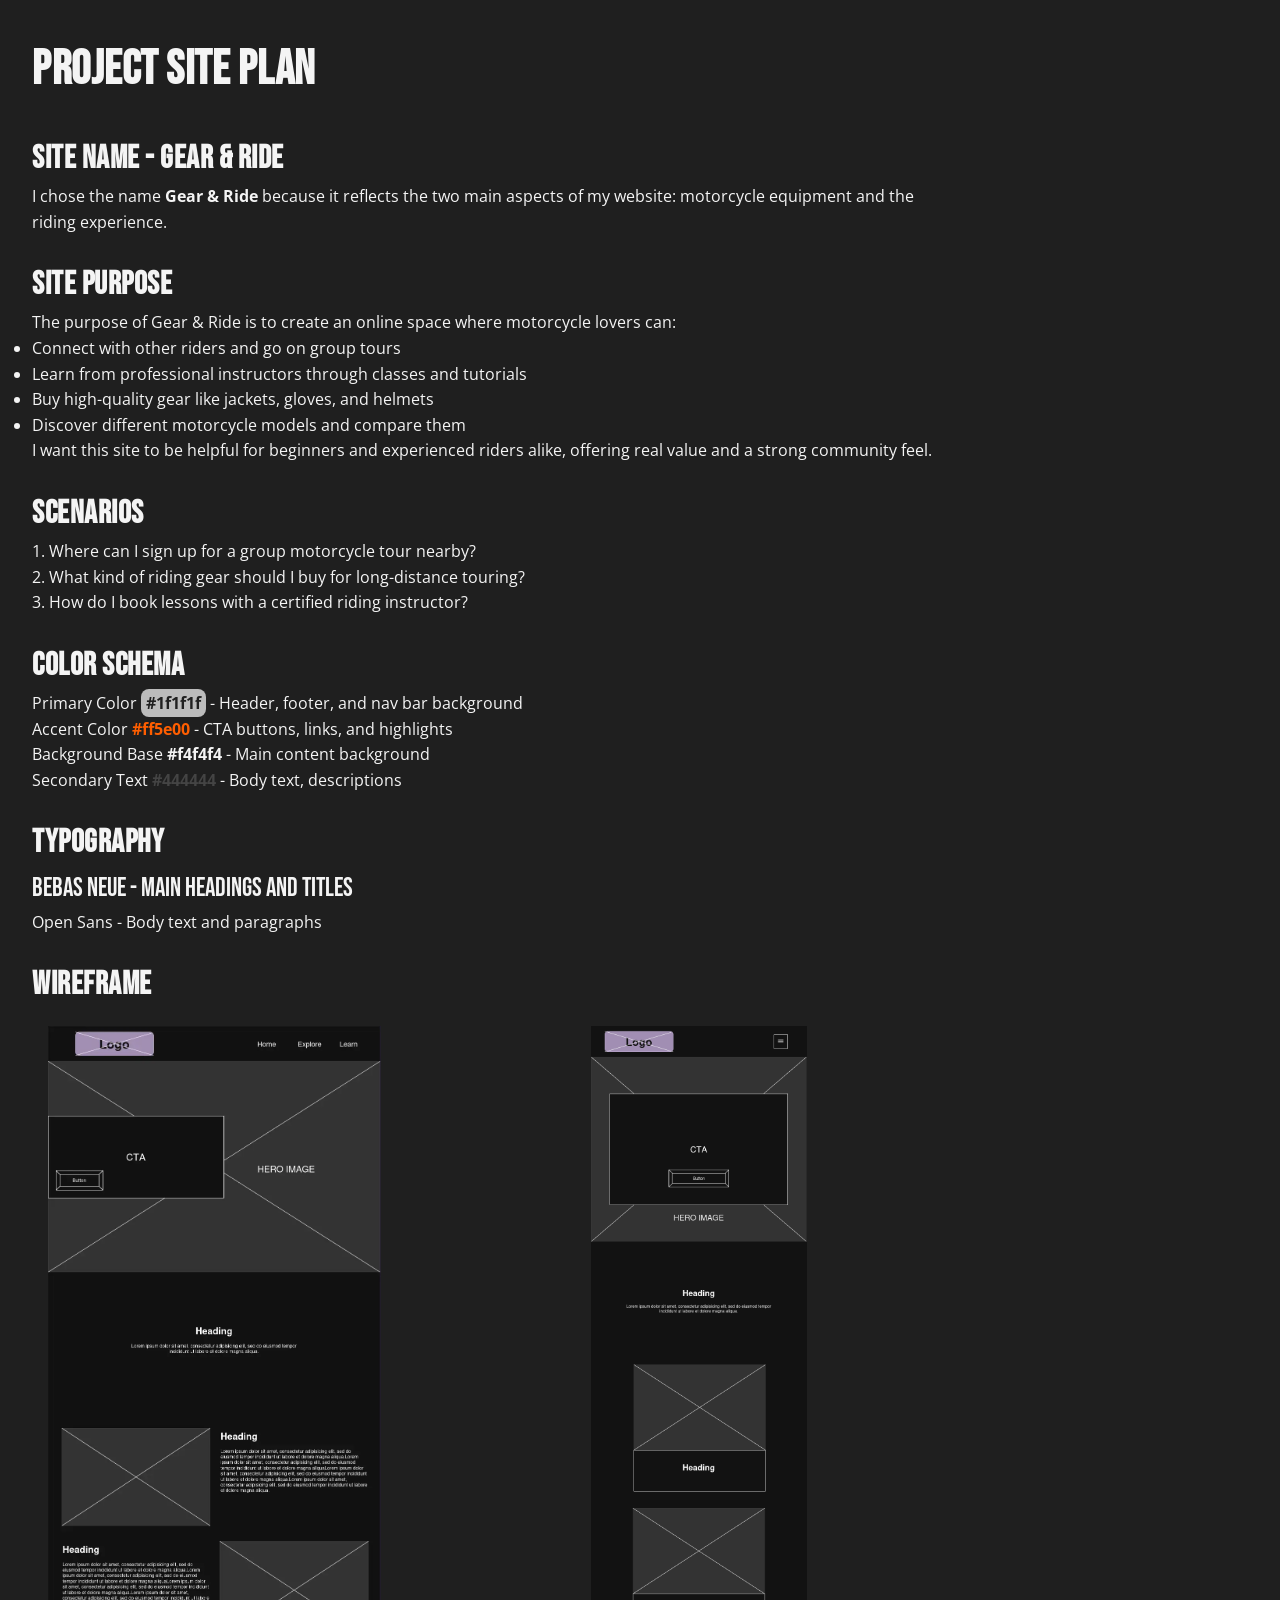
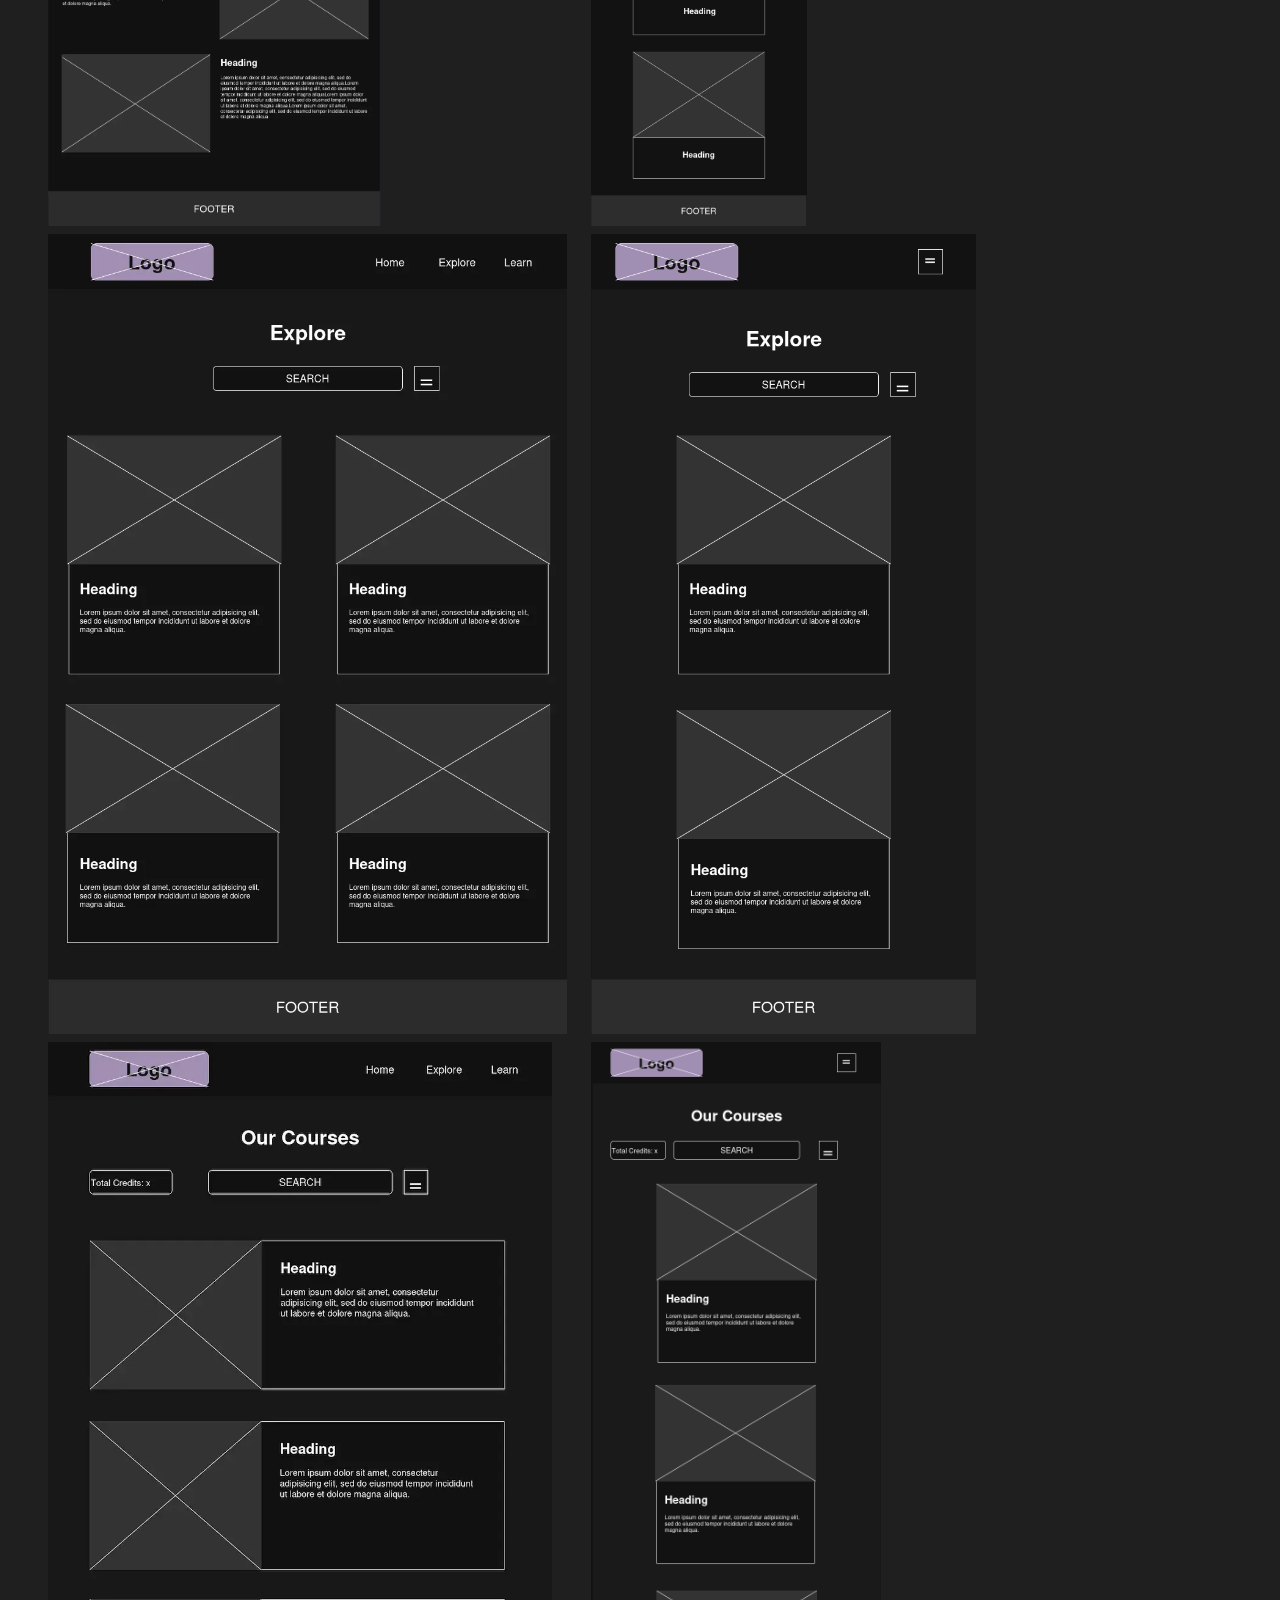
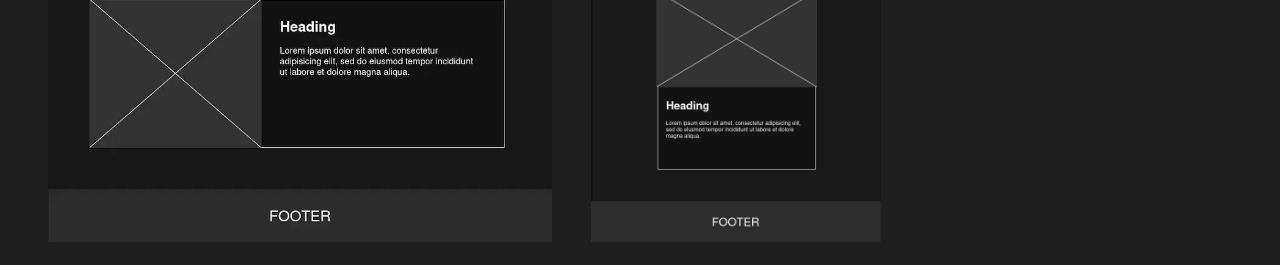
<file: final/project-plan.html>
<!DOCTYPE html>
<html lang="en">
<head>
    <meta charset="UTF-8">
    <meta name="viewport" content="width=device-width, initial-scale=1.0">
    <title>Project Site Plan</title>
    <meta name="author" content="Joanna Wisniewska">
    <meta name="description" content="">
    <link rel="stylesheet" href="styles/style.css">
    <link rel="stylesheet" href="styles/mobile.css" media="screen and (max-width: 825px)">

    <link href="https://fonts.googleapis.com/css2?family=Bebas+Neue&family=Open+Sans&display=swap" rel="stylesheet">
</head>
<body>
    <main>
        <h1>Project Site Plan</h1>

        <div>
            <h2>Site Name - Gear & Ride</h2>
            <p>I chose the name <strong>Gear & Ride</strong> because it reflects the two main aspects of my website: motorcycle equipment and the riding experience.</p>
        </div>
        <div>
            <h2>Site Purpose</h2>
            <p>The purpose of Gear & Ride is to create an online space where motorcycle lovers can:</p>
            <ul>
                <li>Connect with other riders and go on group tours</li>
                <li>Learn from professional instructors through classes and tutorials</li>
                <li>Buy high-quality gear like jackets, gloves, and helmets</li>
                <li>Discover different motorcycle models and compare them</li>
            </ul>
            <p>I want this site to be helpful for beginners and experienced riders alike, offering real value and a strong community feel.</p>
        </div>
        <div>
            <h2>Scenarios</h2>
            <p>1. Where can I sign up for a group motorcycle tour nearby?</p>
            <p>2. What kind of riding gear should I buy for long-distance touring?</p>
            <p>3. How do I book lessons with a certified riding instructor?</p>
        </div>
        <div>
            <h2>Color Schema</h2>
            <p>Primary Color <strong class="primary">#1f1f1f</strong> - Header, footer, and nav bar background</p>
            <p>Accent Color <strong class="accent">#ff5e00</strong> - CTA buttons, links, and highlights</p>
            <p>Background Base <strong class="bg">#f4f4f4</strong> - Main content background</p>
            <p>Secondary Text <strong class="secondary">#444444</strong> - Body text, descriptions</p>
        </div>
        <div>
            <h2>Typography</h2>
            <p class="bebas-font">Bebas Neue - Main headings and titles</p>
            <p class="opensans-font">Open Sans - Body text and paragraphs</p>
        </div>
        <div>
            <h2>Wireframe</h2>
            <div class="wireframes">
                <div>
                    <img src="images/Ride&Gear.drawio.webp" alt="Page 1">
                    <img src="images/page2.drawio.webp" alt="Page 2">
                    <img src="images/page3.drawio.webp" alt="Page 3">
                </div>
                <div>
                    <img src="images/mobile-page1.drawio.png" alt="Page 1 - mobile">
                    <img src="images/mobile-page2.drawio.png" alt="Page 2 - mobile">
                    <img src="images/mobile-page3.drawio.png" alt="Page 3 = mobile">
                </div>
            </div>
        </div>
    </main>
</body>
</html>
</file>
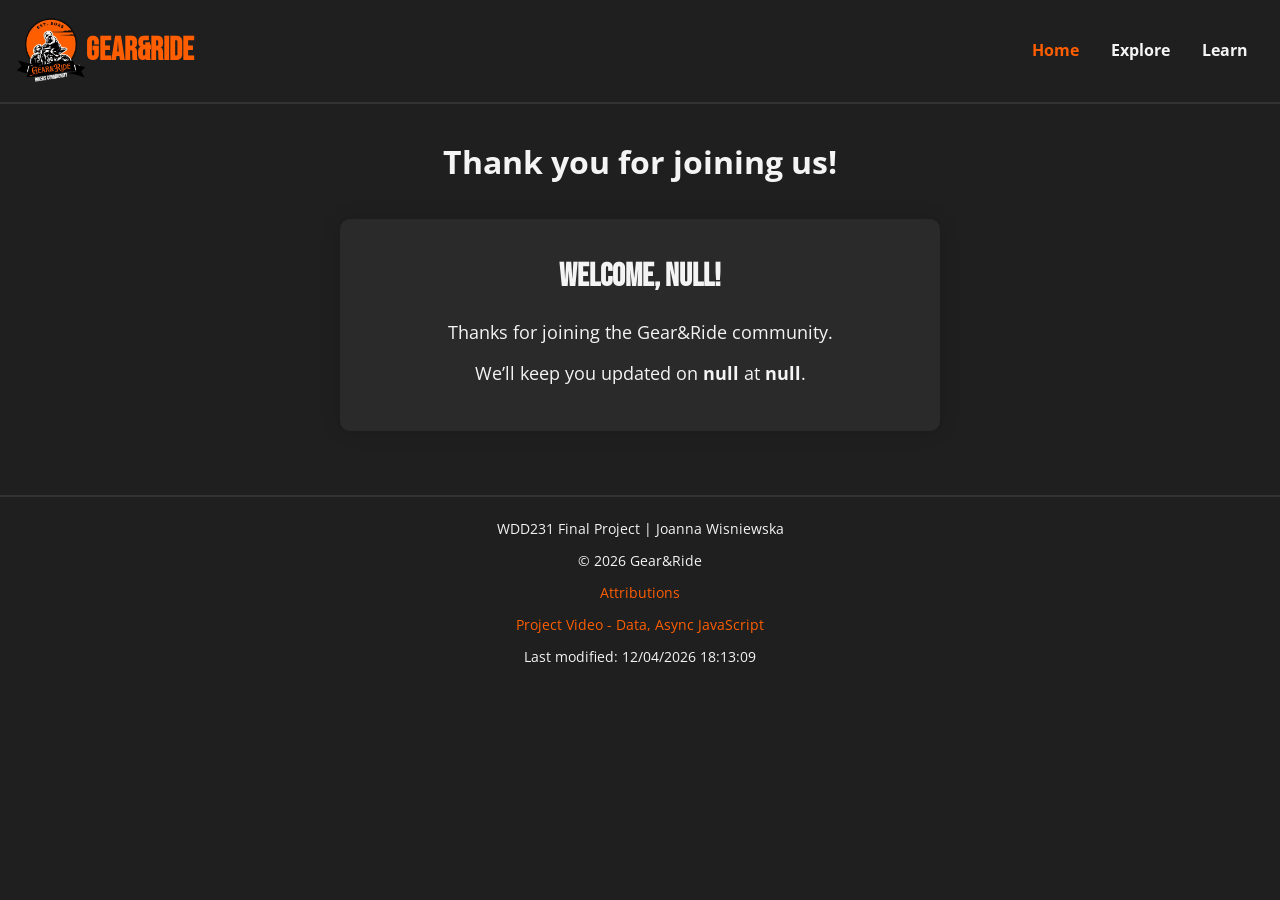
<file: final/thankyoupage.html>
<!DOCTYPE html>
<html lang="en">
<head>
  <meta charset="UTF-8" />
  <meta name="viewport" content="width=device-width, initial-scale=1.0" />
  <meta name="description" content="Gear&Ride - Community for motorcycle enthusiasts: explore bikes, tours, gear, and more." />
  <meta name="author" content="Your Name" />

  <title>Gear&Ride | Ride. Learn. Explore.</title>

  <link rel="stylesheet" href="styles/main.css">
  <link rel="stylesheet" href="styles/form.css">
  <link rel="stylesheet" href="styles/medium.css">
  <link rel="stylesheet" href="styles/responsive.css">

  <link rel="icon" href="images/favicon.ico" type="image/x-icon" />
  
  <link rel="preconnect" href="https://fonts.googleapis.com">
  <link rel="preconnect" href="https://fonts.gstatic.com" crossorigin>
  <link href="https://fonts.googleapis.com/css2?family=Bebas+Neue&family=Open+Sans&display=swap" rel="stylesheet">

  <script src="scripts/main.js" type="module"></script>

</head>
<body>
  <header>
    <div class="logo">
      <img src="images/logo.webp" alt="Gear&Ride Logo" />
      <h1>Gear&Ride</h1>
    </div>
    <nav>
      <button id="nav-toggle" aria-label="Toggle navigation">&#9776;</button>

      <ul>
        <li><a href="index.html" class="active">Home</a></li>
        <li><a href="explore.html">Explore</a></li>
        <li><a href="learn.html">Learn</a></li>
      </ul>
    </nav>
  </header>

  <div id="loader" class="loader">
    <div class="spinner"></div>
    <p><strong>Loading...</strong></p>
  </div>
  
  <main class="thankyou-page">
    <h1>Thank you for joining us!</h1>
    <div id="results"></div>
  </main>

  <footer>
    <p>WDD231 Final Project | Joanna Wisniewska</p>
    <p>&copy; <span id="year"></span> Gear&Ride</p>
    <p><a href="attributions.html">Attributions</a></p>
    <p><a href="https://youtu.be/Cb_ELEKdY2c" target="_blank" rel="noopener">Project Video - Data, Async JavaScript</a></p>
    <p>Last modified: <span id="lastModified"></span></p>
  </footer>
  <script src="scripts/form.js" type="module"></script>
</body>
</html>
</file>
<file: styles/small.css>
:root {
    --primary-color: #222831;
    --secondary-color: #495d74;
    --accent1-color: #f3e307;
    --accent2-color: #c9d4e0;
    --accent3-color: #0077cc;
}

* {
    box-sizing: border-box;
    margin: 0;
    padding: 0;
}
html {
    scroll-behavior: smooth;
}
html, body {
    font-family: 'Open Sans', sans-serif;
    line-height: 1.6;
    width: 100%;
    height: 100%;
}
  
h1, h2, nav a {
    font-family: 'Poppins', sans-serif;
}  

header {
    background-color: var(--primary-color);
    color: white;
    position: relative;
}

.nav-image {
    display: flex;
    flex-direction: column;
    align-items: center;
    gap: 1rem;
    text-align: center;
    padding: 1rem;
}

.nav-image img {
    max-width: 80px;
    border-radius: 3px;
}

nav ul {
    display: none;
    flex-direction: column;
    align-items: center;
    gap: 1rem;
    list-style: none;
    padding: 1rem;
    background-color: var(--secondary-color);
}

nav ul.open {
    display: flex;
}

nav a {
    color: white;
    text-decoration: none;
    font-weight: bold;
}

nav a:hover,
nav a.active {
    color: var(--accent1-color);
}

.hamburger {
    position: absolute;
    top: 1rem;
    right: 1rem;
    display: block;
    font-size: 2rem;
    background: none;
    border: none;
    color: white;
    cursor: pointer;
    z-index: 10;
}

main {
    max-width: 900px;
    margin: 1rem;
    padding: 0;
}

main h1 {
    justify-self: center;
    padding-bottom: 0.5rem;
    color: var(--primary-color);
}

.main-content {
    display: flex;
    flex-direction: column;
    background-color: whitesmoke;
    padding: 1rem;
    margin: 0.5rem;
    gap: 1rem;
    border-radius: 5px;
}

.main-tab, .aside-tab, .lower-tab {
    background-color: var(--accent2-color);
    border-radius: 5px;
    padding: 1rem;
    margin: 1rem 0;
    text-align: center;
}

.main-tab ul {
    padding-left: 1.5rem;
}

.aside-tab img {
    max-width: 100%;
    height: auto;
    display: block;
    margin: 1rem auto;
    border-radius: 5px;
}

footer {
    background-color: var(--primary-color);
    padding: 1rem;
    color: white;
    text-align: center;
}

.filter-buttons {
    display: flex;
    flex-direction: column;
    gap: 0.5rem;
    align-items: center;
    margin-top: 1rem;
    margin-bottom: 1rem;
}

.filter-buttons button {
    width: 90%;
    padding: 0.5rem 1rem;
    background-color: var(--secondary-color);
    color: white;
    border: none;
    border-radius: 5px;
    cursor: pointer;
}

.filter-buttons button:hover {
    background-color: var(--accent3-color);
}

#course-container {
    display: flex;
    justify-items: center;
    flex-wrap: wrap;
    align-items: center;
    gap: 1rem;
    justify-content: center;
}

.course-card {
    border-left: 5px solid var(--accent3-color);
    background-color: white;
    padding: 1rem;
    border-radius: 5px;
    box-shadow: 0 0 5px rgba(0, 0, 0, 0.1);
    width: 95%;
    max-width: 150px;
    min-height: 50px;
}

.course-card.completed {
    background-color: white;
    border-left-color: #28a745;
}

#credit-display {
    font-weight: bold;
    margin-bottom: 1rem;
}
</file>
<file: styles/dialog.css>
dialog {
    border: 1px solid rgb(0 0 0 / 10%);
    border-radius: 15px;
    padding: 1rem;
    background-color: #fff;
    box-shadow: 0 0 3rem #777;
    width: 90%;
    max-width: 600px;
    justify-self: center;
    align-self: center;
}

.dialog-content {
    display: flex;
    flex-direction: column;
    gap: .5rem;
}

::backdrop {
    background-color: rgb(0 0 0 / 50%);
}

dialog button {
    position: absolute;
    top: 1rem;
    right: 1rem;
    padding: .5rem 1rem;
    border: 1px solid rgb(0 0 0 / 10%);
}
</file>
<file: styles/larger.css>
@media screen and (min-width: 601px) {
    .nav-image {
        flex-direction: row;
        justify-content: center;
        gap: 2rem;
    }

    .nav-image img {
        max-width: 100px;
    }

    .hamburger {
        display: none;
    }

    nav ul {
        display: flex !important;
        flex-direction: row;
        justify-content: center;
        gap: 3rem;
        padding: 0.5rem 0;
    }

    .main-content {
        display: grid;
        grid-template-rows: auto 1fr auto;
        grid-template-columns: 3fr 1.5fr;
        grid-template-areas: 
            'main aside'
            'lower lower';
    }

    .main-tab {
        grid-area: main;
        text-align: center;
    }

    .aside-tab {
        grid-area: aside;
    }

    .lower-tab {
        grid-area: lower;
        justify-items: center;
        margin-top: 3rem;
    }

    .filter-buttons {
        flex-direction: row;
        justify-content: center;
    }

    .filter-buttons button {
        width: auto;
        margin-right: 0.5rem;
    }

    #course-container {
        display: flex;
        flex-direction: row;
        flex-wrap: wrap;
        justify-content: center;
        /* align-items: stretch; */
        gap: 1rem;
    }

    .course-card {
        width: 100%;
        max-width: 150px;
    }

    main {
        margin: 2rem auto;
        padding: 0 1rem;
    }
}
</file>
<file: final/styles/main.css>
:root {
  --primary-color: #1f1f1f;
  --background-color: #1f1f1f;
  --accent-color-lighter: #ff7626;
  --accent-color: #ff5e00;
  --accent-color-darker: #913804;
  --text-color: #f4f4f4;
  --card-bg: #2a2a2a;
}

* {
  box-sizing: border-box;
  margin: 0;
  padding: 0;
}

html, body {
  font-family: 'Open Sans', sans-serif;
  background-color: var(--background-color);
  color: var(--text-color);
  line-height: 1.6;
  width: 100%;
  min-height: 100vh;
}

a {
  text-decoration: none;
  color: var(--accent-color);
}

img {
  max-width: 100%;
  display: block;
}

/* ====== Header ====== */

header {
  display: flex;
  justify-content: space-between;
  align-items: center;
  padding: 1rem 2rem;
  background-color: var(--primary-color);
  border-bottom: 2px solid #333;

  position: sticky;
  top: 0;
  z-index: 1000;
}

.logo {
  display: flex;
  align-items: center;
  gap: 1rem;
  margin-left: -1rem;
}

.logo img {
  width: 70px;
  height: 70px;
  margin: 0;
}

.logo h1 {
  font-family: 'Bebas Neue', sans-serif;
  font-size: 2rem;
  color: var(--accent-color);
  margin-left: -1rem;
}

nav ul {
  display: flex;
  gap: 2rem;
  list-style: none;
}

nav a {
  color: var(--text-color);
  font-weight: bold;
  transition: color 0.3s ease;
}

nav a:hover,
nav a.active {
  color: var(--accent-color);
}

/* Hamburger Menu */

#nav-toggle {
  display: none;
  font-size: 2rem;
  background: none;
  border: none;
  color: var(--text-color);
  cursor: pointer;
}

/* ====== Visit Banner ====== */
.visit-banner {
  background-color: #333;
  color: var(--accent-color-lighter);
  text-align: center;
  padding: 0.5rem 1rem;
  font-weight: bold;
  font-size: 1rem;
}

/* ====== Hero Section ====== */
.hero {
  position: relative;
  display: flex;
  flex-wrap: wrap;
  align-items: center;
  justify-content: space-between;
  padding: 8rem 2rem;
  background-color: #141414;
  gap: 2rem;
  overflow: hidden;
}

.hero img {
  position: absolute;
  top: 0;
  left: 0;
  width: 100%;
  height: 100%;
  object-fit: cover;
  opacity: 0.25;
  z-index: 0;
}

.hero-content {
  max-width: 500px;
  z-index: 1;
  color: #fff;
}

.hero h2 {
  font-family: 'Bebas Neue', sans-serif;
  font-size: 2.5rem;
  margin-bottom: 1rem;
}

.hero p {
  margin-bottom: 1.5rem;
  font-size: 1.1rem;
}

.cta-button {
  display: inline-block;
  background-color: var(--accent-color-darker);
  color: #fff;
  padding: 0.75rem 1.5rem;
  border-radius: 4px;
  font-weight: bold;
  transition: background-color 0.3s ease;
  position: relative;
  z-index: 1;
}

.cta-button:hover {
  background-color: #e45700;
}

/* ====== Overview ====== */
.overview {
  padding: 2rem;
  background-color: var(--primary-color);
  text-align: center;
}

.overview h2 {
  font-family: 'Bebas Neue', sans-serif;
  font-size: 2rem;
  margin-bottom: 1rem;
  color: var(--accent-color);
}

.overview ul {
  list-style: none;
  padding: 0;
  line-height: 3rem;
  letter-spacing: .2rem;
}

.overview li {
  margin: 0.5rem 0;
  font-size: 1.1rem;
}

/* ====== Featured Section ====== */
.featured {
  padding: 2rem;
  background-color: #222;
}

.featured h2 {
  font-family: 'Bebas Neue', sans-serif;
  font-size: 2rem;
  text-align: center;
  color: var(--accent-color);
  margin-bottom: 2rem;
}

.card-grid {
  display: grid;
  grid-template-columns: repeat(auto-fit, minmax(280px, 1fr));
  gap: 1.5rem;
}

.card {
  background-color: var(--card-bg);
  padding: 1rem;
  border-radius: 8px;
  box-shadow: 0 0 10px #00000033;
  transition: transform 0.3s ease;
}

.card img {
  width: 100%;
  height: 300px;
  object-fit: cover;
  border-radius: 6px;
}

.card:hover {
  transform: translateY(-5px);
}

.card h3 {
  font-family: 'Bebas Neue', sans-serif;
  font-size: 1.5rem;
  margin-top: 0.5rem;
  color: var(--accent-color);
}

.card p {
  font-size: 0.95rem;
}

/* Form */

.join-section {
  background-color: #1a1a1a;
  color: var(--text-color);
  padding: 2rem;
  text-align: center;
}

.join-section h2 {
  font-family: 'Bebas Neue', sans-serif;
  font-size: 2rem;
  margin-bottom: 1rem;
  color: var(--accent-color);
}

.join-section form {
  max-width: 500px;
  margin: 0 auto;
  display: flex;
  flex-direction: column;
  gap: 1rem;
}

.join-section input,
.join-section select {
  padding: 0.75rem;
  border-radius: 5px;
  border: none;
  background-color: #2a2a2a;
  color: var(--text-color);
}

.join-section input:invalid,
.join-section select:invalid {
  border: 2px solid var(--accent-color);
}

.join-section button {
  background-color: var(--accent-color-darker);
  color: #fff;
  padding: 0.75rem;
  font-weight: bold;
  border: none;
  border-radius: 5px;
  cursor: pointer;
  transition: background-color 0.3s ease;
}

.join-section button:hover {
  background-color: #e45700;
}

label[for="name"] {
  margin-top: 1rem;
}

/* ====== Footer ====== */
footer {
  background-color: var(--primary-color);
  text-align: center;
  padding: 1rem;
  font-size: 0.9rem;
  color: var(--text-color);
  border-top: 2px solid #333;
  line-height: 2rem;
}

/* LOADER */

.loader {
  position: fixed;
  inset: 0;
  background: var(--background-color); /* your dark theme bg */
  display: flex;
  flex-direction: column;
  justify-content: center;
  align-items: center;
  font-family: 'Open Sans', sans-serif;
  color: var(--accent-color); /* your brand accent color */
  font-size: 1.25rem;
  letter-spacing: 1px;
  z-index: 10000;
  transition: opacity 0.3s ease;
}

.loader.hidden {
  opacity: 0;
  pointer-events: none;
}

.spinner {
  width: 64px;
  height: 64px;
  border: 6px solid rgba(255, 255, 255, 0.1);
  border-top: 6px solid var(--accent-color); /* use your accent */
  border-radius: 50%;
  animation: spin 1s linear infinite;
  margin-bottom: 1.25rem;
}

@keyframes spin {
  to {
    transform: rotate(360deg);
  }
}

/* ATTRIBUTIONS PAGE */

.attributions-page {
  line-height: 3rem;
  text-align: center;
  font-size: medium;
  }
</file>
<file: final/styles/medium.css>
@media screen and (min-width: 600px) and (max-width: 1024px) {

    /* General Layout */
    main {
      padding: 1.5rem;
    }
  
    header {
      flex-direction: row;
      justify-content: space-between;
      align-items: center;
      padding: 1rem 2rem;
    }
  
    .nav-left {
      flex-direction: row;
      align-items: center;
    }
  
    nav ul {
      flex-direction: row;
      justify-content: flex-end;
      gap: 1rem;
    }
  
    .hero {
      flex-direction: column;
      text-align: center;
      padding: 1rem;
    }
  
    .hero-text h1 {
      font-size: 2rem;
    }
  
    .hero-text p {
      font-size: 1rem;
    }
  
    .cta-button {
      padding: 0.75rem 1.5rem;
      font-size: 1rem;
    }
  
    .overview {
      flex-direction: column;
      padding: 1.5rem 1rem;
    }
  
    .overview div {
      margin-bottom: 1rem;
    }
  
    .spotlight {
      grid-template-columns: repeat(auto-fit, minmax(250px, 1fr));
      padding: 1rem;
    }
  
    .spotlight .card {
      margin-bottom: 1rem;
    }
  
    footer {
      flex-direction: column;
      gap: 1rem;
      padding: 2rem;
      text-align: center;
    }
  
    .footer-columns {
      flex-direction: column;
    }
  }

  /* FORM */

  @media screen and (min-width: 600px) and (max-width: 1024px) {
    #results {
      padding: 2rem;
      margin: 2rem auto;
      max-width: 90%;
    }
  
    #results h2 {
      font-size: 1.8rem;
    }
  
    #results p {
      font-size: 1.05rem;
    }
  }
  
  
  /* EXPLORE PAGE */

  @media screen and (min-width: 600px) and (max-width: 1024px) {
    .explore-page .explore-header {
      padding: 1.5rem;
    }
  
    .explore-page .explore-header h2 {
      font-size: 2rem;
    }
  
    .explore-page .filter-controls {
      flex-direction: row;
      justify-content: center;
      gap: 1rem;
    }
  
    .explore-page .explore-container {
      grid-template-columns: repeat(auto-fit, minmax(300px, 1fr));
      padding: 1.5rem;
      gap: 2rem;
    }
  
    .explore-page #modal {
      max-width: 80%;
    }
  }

  /* LEARN PAGE */

@media screen and (min-width: 600px) and (max-width: 1024px) {
  .learn-page .learn-header h2 {
    font-size: 2.2rem;
  }

  .learn-page .course-container {
    grid-template-columns: repeat(2, 1fr);
    padding: 1.5rem;
    gap: 1.5rem;
  }

  #course-modal {
    width: 85%;
  }
}
</file>
<file: final/styles/responsive.css>
@media screen and (max-width: 600px) {
    header {
      flex-direction: row;
      align-items: center;
      gap: 1rem;
    }
  
    nav ul {
      flex-direction: column;
      width: 100%;
      gap: 1rem;
      padding: 1rem 0;
      text-align: center;
    }
  
    .hero {
      flex-direction: column;
      text-align: center;
      padding: 1.5rem;
    }
  
    .hero-content {
      max-width: 100%;
    }
  
    .overview {
      padding: 1.5rem 1rem;
    }

    .overview li {
      font-size: small;
    }
  
    .featured {
      padding: 1.5rem 1rem;
    }
  
    .card-grid {
      grid-template-columns: 1fr;
    }
  
    .card {
      text-align: center;
    }
  
    footer {
      font-size: 0.8rem;
      padding: 1rem 0.5rem;
    }

    .thankyou-page h1 {
      font-size: 1.8rem;
    }

    #results {
      padding: 1.5rem;
      margin: 1.5rem 1rem;
      font-size: 1rem;
    }
    
    #results h2 {
      font-size: 1.5rem;
    }
    
    #results p {
      font-size: 1rem;
    }
    
  }

  /* Hamburger Menu */

@media screen and (max-width: 600px) {
  #nav-toggle {
    display: block;
  }

  nav ul {
    display: none;
    flex-direction: column;
    background-color: var(--background-color);
    position: absolute;
    top: 60px;
    right: 0;
    width: 100%;
    padding: 1rem;
    z-index: 1000;
  }

  nav ul.open {
    display: flex;
  }
}

  
  /* EXPLORE PAGE */

  @media screen and (max-width: 600px) {
    .explore-page .explore-header {
      padding: 1rem;
      text-align: center;
    }
  
    .explore-page .explore-header h2 {
      font-size: 1.6rem;
    }
  
    .explore-page .explore-container {
      display: grid;
      grid-template-columns: 1fr;
      gap: 1.5rem;
      padding: 1rem;
    }
  
    .explore-page .filter-controls {
      flex-direction: column;
      gap: 0.75rem;
    }
  
    .explore-page #modal {
      width: 90%;
    }
  }
  
  /* LEARN PAGE */

@media screen and (max-width: 600px) {
  .learn-page .learn-header h2 {
    font-size: 1.8rem;
  }

  .learn-page .learn-header p {
    font-size: 1rem;
  }

  .learn-page .course-controls {
    font-size: 1rem;
    padding: 0 1rem;
  }

  .learn-page .course-container {
    grid-template-columns: 1fr;
    padding: 1rem;
    gap: 1rem;
  }

  #course-modal {
    width: 95%;
    padding: 1rem;
  }
}

/* ATTRIBUTIONS PAGE */

.attributions-page {
  line-height: 3rem;
  text-align: center;
  margin: 1rem;
}

.attributions-page ul, li {
  list-style: none;
  padding-left: 0;
  margin: 0;
}
</file>
<file: chamber/styles/style.css>
:root {
    --primary-color: #222831;
    --secondary-color: #495d74;
    --accent1-color: #f3e307;
    --accent2-color: #c9d4e0;
    --accent3-color: #0367ae;
  }
  
  * {
    box-sizing: border-box;
    margin: 0;
    padding: 0;
  }
  
  html {
    scroll-behavior: smooth;
  }
  
  html, body {
    font-family: 'Open Sans', sans-serif;
    line-height: 1.6;
    width: 100%;
    height: 100%;
  }
  
  main {
    margin: 0 6rem;
  }
  
  main h1 {
    margin: 1rem 2rem;
  }
  
  /* HEADER */
  header {
    display: flex;
    justify-content: space-between;
    align-items: center;
    background-color: #2b4f7d;
    padding: 1rem 2rem;
    border-bottom: 2px solid #ccc;
    flex-wrap: wrap;
    color: #ffffff;
  }
  
  .nav-left {
    display: flex;
    align-items: center;
    gap: 1rem;
  }
  
  .nav-left img {
    width: 80px;
    height: 80px;
    margin: 0;
  }
  
  .nav-left h1 {
    font-size: 1.8rem;
    margin: 0;
  }
  
  .nav-left p {
    font-size: 1rem;
    color: #ffffffbb;
    margin: 0;
  }
  
  .nav-right {
    display: flex;
    align-items: center;
    gap: 1rem;
  }
  
  #darkToggle {
    font-size: 1.5rem;
    background: none;
    border: none;
    cursor: pointer;
  }
  
  .hamburger {
    display: none;
  }
  
  /* NAVIGATION */
  nav ul {
    display: flex;
    gap: 2rem;
    list-style: none;
    margin: 0;
    padding: 0;
  }
  
  nav a {
    text-decoration: none;
    color: #ffffff;
    font-weight: bold;
    font-size: 1rem;
    position: relative;
  }
  
  nav a:hover,
  nav a.active {
    color: var(--accent1-color);
  }

  .home {
    font-size: 1.2rem;
    margin: 0.5rem 2rem;
  }
  
  /* HERO SECTION */
  .hero-img {
    position: relative;
    height: 300px;
    overflow: hidden;
  }
  
  .hero-img img {
    width: 100%;
    height: 100%;
    object-fit: cover;
    border-radius: 5px;
  }
  
  .hero-img button {
    position: absolute;
    bottom: 1.5rem;
    right: 1.5rem;
    padding: 0.75rem 1.5rem;
    background-color: var(--primary-color);
    color: #ffffff;
    border: none;
    font-weight: bold;
    cursor: pointer;
  }
  
  /* Section Grid - WEATHER */
  .section-grid {
    display: grid;
    grid-template-columns: repeat(3, 1fr);
    gap: 1rem;
    margin-top: 2rem;
  }
  
  .section-grid section {
    background-color: #ffffff;
    border: 1px solid #ccc;
    padding: 1rem;
    min-height: 200px;
    box-shadow: 0 0 5px rgba(0,0,0,0.05);
    display: flex;
    flex-direction: column;
    justify-content: flex-start;
  }
  
  .section-grid section h2 {
    background-color: #809BCE;
    color: var(--primary-color);
    font-size: 1.1rem;
    padding: 0.5rem;
    margin: -1rem -1rem 1rem -1rem;
  }
  
/* BUSINESS DIRECTORY: GRID VIEW */
#business-directory.grid {
  display: grid;
  grid-template-columns: repeat(auto-fit, minmax(250px, 1fr));
  gap: 1rem;
  margin: 2rem auto;
  padding: 1rem;
}

#business-directory.grid section {
  background-color: #eee;
  padding: 1rem;
  border-radius: 5px;
  text-align: center;
  box-shadow: 0 0 5px rgba(0,0,0,0.1);
}

#business-directory.grid img {
  width: 100%;
  max-height: 150px;
  object-fit: cover;
}

/* BUSINESS DIRECTORY: LIST VIEW */
#business-directory.list {
  display: flex;
  flex-direction: column;
  gap: 1rem;
  margin: 2rem auto;
  padding: 1rem;
}

#business-directory.list section {
  display: grid;
  grid-template-columns: 1fr 1.2fr 1fr 1fr 1fr;
  gap: 1rem;
  align-items: center;
  background-color: #eee;
  padding: 1rem;
  border-radius: 5px;
  box-shadow: 0 0 5px rgba(0,0,0,0.05);
}

#business-directory.list img {
  display: none;
}

#business-directory.list h3 {
  font-size: 1.2rem;
  margin-bottom: 0.25rem;
}

/* MEMBERSHIP LABEL */
.membership-level {
  font-weight: bold;
  color: var(--accent3-color);
}

/* LIST/GRID BUTTON STYLING */
.menu {
  margin: 1rem auto;
  border: 1px solid rgb(0 0 0 / 0.1);
  padding: 0.5rem;
  background-color: #95B8D1;
  text-align: center;
}

.menu button {
  padding: 1rem;
  font-weight: 700;
  background-color: #fff;
  border: none;
  cursor: pointer;
  margin: 0 0.5rem;
  border-radius: 5px;
}

.menu button:hover {
  background-color: var(--accent2-color);
}
  
  /* FOOTER */
  footer {
    display: flex;
    justify-content: space-evenly;
    background-color: #334856;
    color: #ccc;
    padding: 1rem;
    margin-top: 2rem;
    align-items: center;
    gap: 1rem;
    font-size: 0.9rem;
  }
  
  footer .left-tab,
  footer .right-tab {
    max-width: 300px;
  }
  
  footer .social-media {
    display: flex;
    gap: 3rem;
    justify-content: center;
    padding: 0.5rem;
  }
  
  footer .social-media img {
    width: 35px;
    height: 35px;
  }
</file>
<file: chamber/styles/mobile.css>
/* MOBILE-ONLY STYLES */

main {
    margin: 0 1rem;
  }
  
  main h1 {
    margin: 1rem 0.5rem;
    font-size: 1.4rem;
  }
  
  /* HEADER */
  header {
    display: flex;
    justify-content: space-between;
    align-items: center;
    padding: 1rem;
    flex-wrap: wrap;
  }
  
  .nav-left img {
    width: 70px;
    height: 70px;
    margin: 0;
  }

  .nav-left h1 {
    font-size: 1.6rem;
    margin: 0;
  }
  
  .nav-left p {
    font-size: 1rem;
    color: #ffffffbb;
    margin: 0;
  }
  
  .nav-right {
    display: flex;
    flex-direction: row;
    justify-content: flex-end;
    gap: 1rem;
    align-items: flex-end;
    width: 100%;
    position: relative;
    margin-top: -4rem;
  }
  
  #darkToggle,
  .hamburger {
    display: block;
    font-size: 1.2rem;
    background: none;
    border: none;
    cursor: pointer;
    align-self: flex-end;
    z-index: 2;
    color: #ffffff;
  }
  
  /* Navigation Menu */
  nav ul {
    display: none;
    flex-direction: column;
    width: 100%;
    padding: 1rem 0;
    text-align: center;
    background-color: #2b4f7d;
    position: absolute;
    top: 100%;
    right: 0;
    left: 0;
    z-index: 1;
  }
  
  nav ul.open {
    display: flex;
  }
  
  nav a {
    color: #ffffff;
    font-size: 1rem;
    font-weight: bold;
  }
  
  nav a.active,
  nav a:hover {
    color: var(--accent1-color);
  }
  
  /* HERO */
  .hero-img {
    height: 200px;
  }
  
  .hero-img button {
    bottom: 1rem;
    right: 1rem;
    font-size: 0.9rem;
    padding: 0.5rem 1rem;
  }
  
  /* SECTION GRID - WEATHER */
  .section-grid {
    display: flex;
    flex-direction: column;
    gap: 1rem;
    margin-top: 2rem;
  }
  
  .section-grid section {
    margin: 0 0.5rem;
  }

  /* BUSINESS CARDS */
  
  #business-directory.grid,
  #business-directory.list {
    flex-direction: column;
    align-items: center;
    justify-items: center;
    gap: 1rem;
    padding: 1rem;
  }

  #business-directory.grid section,
  #business-directory.list section {
    width: 90%;
  }

  #business-directory.list section {
    grid-template-columns: 1fr 2fr;
    gap: 1rem;
  }

  #business-directory.list img {
    max-width: 80px;
    height: auto;
  }

  /* MEMBERSHIP CARDS */

  form {
    flex-direction: column;
    max-width: 400px;
    justify-self: center;
    gap: .5rem !important;
  }

  /* MODALS */

  .dialog-content h3 {
    font-size: 1.1rem;
  }

  dialog button {
    padding: .3rem .7rem !important;
}
  
  /* FOOTER */
  footer {
    flex-direction: column;
    align-items: center;
    text-align: center;
    gap: 1rem;
    padding: 2rem 1rem;
  }
  
  footer .social-media {
    justify-content: center;
    margin: 0 1rem;
  }
  
  footer .left-tab,
  footer .right-tab {
    max-width: 100%;
  }
  
  footer .social-media img {
    padding: 0.5rem;
    height: 40px;
    width: 40px;
  }
</file>
<file: chamber/styles/layout-fix.css>
@media screen and (max-width: 1170px) {
    #business-directory.list section {
        grid-template-columns: 1fr 1.2fr 1fr 1fr 1fr;
    }

    .hero-content h2 {
        font-size: 1.4rem !important;
    }
      
    .hero-content p {
        font-size: .9rem !important;
    }

    .cta-button {
        font-size: .9rem;
    }
}

@media screen and (max-width: 936px) {
    #business-directory.list section {
        grid-template-columns: 1.2fr 1fr 1fr 1fr 1fr;
    }
}


@media screen and (max-width: 891px) {
    #business-directory.list section {
        grid-template-columns: 1.2fr 2fr 1fr;
    }

    .hero-content {
        max-width: 80% !important;
        bottom: 1rem !important;
        left: 1rem !important;
    }

    .hero-content h2 {
        font-size: 1rem !important;
    }
      
    .hero-content p {
        font-size: .9rem !important;
    }

    .cta-button {
        font-size: .9rem;
    }
}

@media screen and (max-width: 624px) {
    #business-directory.list section {
        grid-template-columns: 2fr 2fr;
    }
}

@media screen and (max-width: 486px) {
    .forecast-card {
        flex-direction: column !important;
        gap: .5rem !important;
    }

    .hero-content {
        bottom: 1rem !important;
        max-width: 87% !important;
        text-align: center;
    }
      
    .hero-content p {
        display: none;
    }

    .cta-button {
        font-size: .8rem;
    }
}

@media  screen and (max-width: 377px) {
    .nav-left img {
        width: 50px;
        height: 50px;
    }
    
    .nav-left h1 {
        font-size: 1.2rem;
    }
      
    .nav-left p {
        font-size: 0.7rem;
    }

    .cta-section h2 {
        font-size: 1.2rem !important;
    }

    .cta-section p {
        font-size: .9rem !important;
    }

    .cta-button {
        font-size: .9rem !important;
    }

    #spotlight h2 {
        font-size: 1.2rem;
    }
}

@media screen and (max-width: 310px) {
    main h1 {
        font-size: 1.2rem;
    }

    .spotlight-container .card p {
        font-size: .9rem;
    }
}
</file>
<file: chamber/styles/places-small.css>
.visit-message {
    background-color: #eef;
    padding: 1rem;
    border-radius: 6px;
    margin-bottom: 1rem;
    font-size: 1rem;
    color: #333;
    text-align: center;
}  

main h1 {
    text-align: center;
}

/* CARDS - CONTENT */
#allplaces {
    display: grid;
    justify-self: center;
}

#allplaces div {
    margin: 1rem 8px;
    border: 1px solid #999;
    background-color: #eee;
    border-radius: 8px;
    max-width: 300px;

    display: grid;
    grid-template-areas: 
    "name"
    "photograph"
    "description"
    "location"
    "button";
}

#allplaces div h2 {
    margin: 1rem 10px;
    grid-area: name;
    font-size: large;
}

#allplaces div img {
    width: 100%;
    grid-area: photograph;
    overflow: hidden;
}

#allplaces div p {
    margin: 1rem 10px;
    grid-area: description;
    font-size: 15px;
}

#allplaces div address {
    margin: 1rem 10px;
    grid-area: location;
    font-size: small;
}

/* BUTTON */

#allplaces div button.learn-more {
    margin: 1rem 10px;
    padding: 0.5rem 1rem;
    border: none;
    background-color: var(--accent3-color, #0077cc);
    color: white;
    border-radius: 6px;
    cursor: pointer;
    font-size: 1rem;
    grid-area: button;
  }
  
  #allplaces div button.learn-more:hover {
    background-color: #005b88;
  }
</file>
<file: chamber/styles/places-medium.css>
@media only screen and (min-width: 641px) {
    #allplaces div {
        max-width: 700px;

        grid-template-areas: 
        "photograph name"
        "photograph description"
        "photograph location"
        "button button";
    }

    #allplaces div img {
        width: 300px;
    }

    /* HOVER EFFECT */

    #allplaces img {
        transition: transform 0.3s ease, filter 0.3s ease;
    }
    
    #allplaces img:hover {
        filter: grayscale(30%) brightness(1.2);
        transform: scale(1.05) rotate(-1deg);
        box-shadow: 0 4px 12px rgba(0, 0, 0, 0.15);
    }
    
}
</file>
<file: chamber/styles/places-large.css>
@media only screen and (min-width: 1025px) {

    #allplaces {
        grid-template-columns: 1fr 1fr;
    }

    #allplaces div {
        min-width: 500px;
    }

    #allplaces div img {
        width: 300px;
    }
}
</file>
<file: chamber/styles/thankyou.css>
#results {
    padding: 2rem;
    background-color: var(--accent2-color);
    border-radius: 12px;
    text-align: center;
    box-shadow: 0 4px 12px rgba(0, 0, 0, 0.1);
    max-width: 600px;
    margin: 2rem auto;
    line-height: 1.6;
    color: #333;
    animation: fadeInUp 0.5s ease-out;
}
  
#results p {
    margin: 0.75rem 0;
    font-size: 1rem;
}
  
#results strong {
    color: var(--accent3-color);
    font-weight: 600;
}
  
@keyframes fadeInUp {
    from {
      opacity: 0;
      transform: translateY(15px);
    }
    to {
      opacity: 1;
      transform: translateY(0);
    }
}  

.return-home-button {
    display: inline-block;
    margin-top: 2rem;
    padding: 0.6rem 1.5rem;
    background-color: var(--accent3-color);
    color: white;
    text-decoration: none;
    border-radius: 8px;
    font-size: 1rem;
    transition: background-color 0.3s ease;
}
  
.return-home-button:hover {
    background-color: #005b88;
}
</file>
<file: final/styles/explore.css>
/* Scope styles to this page only */
body.explore-page {
    background-color: var(--background-color);
    color: var(--text-color);
  }
  
  /* ===== Explore Header Section ===== */
  .explore-page .explore-header {
    position: relative;
    text-align: center;
    padding: 6rem 1rem;
    background-color: #141414;
    overflow: hidden;
  }
  
  .explore-page .explore-header-content {
    position: relative;
    z-index: 1;
    max-width: 700px;
    margin: 0 auto;
  }
  
  .explore-page .explore-header img {
    position: absolute;
    top: 0;
    left: 0;
    width: 100%;
    height: 100%;
    object-fit: cover;
    object-position: center;
    opacity: 0.25;
    z-index: 0;
    pointer-events: none;
  }
  
  .explore-page .explore-header h2 {
    font-family: 'Bebas Neue', sans-serif;
    font-size: 2.5rem;
    color: var(--accent-color);
    margin-bottom: 1rem;
  }
  
  .explore-page .explore-header p {
    font-size: 1.1rem;
    margin-bottom: 1.5rem;
  }
  
  .explore-page .filter-controls {
    margin-top: 1rem;
    display: flex;
    justify-content: center;
    align-items: center;
    gap: 1rem;
  }
  
  .explore-page .filter-controls label {
    font-weight: bold;
  }
  
  .explore-page #category-filter {
    padding: 0.5rem;
    border-radius: 4px;
    border: 1px solid #666;
    background-color: #222;
    color: var(--text-color);
  }
  
  /* ===== Card Grid ===== */
  .explore-page .explore-container {
    display: grid;
    grid-template-columns: repeat(auto-fit, minmax(260px, 1fr));
    gap: 2rem;
    padding: 2rem;
  }
  
  .explore-page .card {
    background-color: var(--card-bg);
    color: var(--text-color);
    padding: 1rem;
    border-radius: 8px;
    box-shadow: 0 0 10px rgba(0,0,0,0.3);
    transition: transform 0.3s ease;
  }
  
  .explore-page .card:hover {
    transform: translateY(-5px);
  }
  
  .explore-page .card img {
    border-radius: 5px;
    margin-bottom: 1rem;
    width: 100%;
    object-fit: cover;
  }
  
  .explore-page .card h3 {
    font-family: 'Bebas Neue', sans-serif;
    font-size: 1.5rem;
    margin-bottom: 0.5rem;
    color: var(--accent-color);
  }
  
  .explore-page .card p {
    font-size: 0.95rem;
    margin-bottom: 0.5rem;
  }
  
  /* ERROR */

  .error {
    color: var(--accent-color);
    text-align: center;
    font-size: 1.1rem;
    padding: 2rem;
  }
</file>
<file: final/styles/modal.css>
/* ===== Modal Dialog ===== */
  #modal {
    padding: 1.5rem;
    background-color: var(--card-bg);
    border: none;
    border-radius: 10px;
    max-width: 600px;
    width: 90%;
    color: var(--text-color);
    box-shadow: 0 0 30px rgba(0,0,0,0.6);
    justify-self: center;
    align-self: center;
  }

  #modal-content img {
    margin: 1rem 0;
    border-radius: 8px;
  }
  
  #closeModal {
    background: transparent;
    color: var(--accent-color);
    font-size: 1.5rem;
    border: none;
    cursor: pointer;
    float: right;
    margin-bottom: 1rem;
  }

  .modal-overlay {
    position: fixed;
    top: 0;
    left: 0;
    width: 100%;
    height: 100%;
    backdrop-filter: blur(4px);
    background-color: rgba(0, 0, 0, 0.4); 
    display: flex;
    justify-content: center;
    align-items: center;
    z-index: 999;
  }
  
  .modal-overlay.hidden {
    display: none;
  }
</file>
<file: final/styles/learn.css>
body.learn-page {
    background-color: var(--background-color);
    color: var(--text-color);
  }
  
  /* ===== Learn Header Section ===== */
  .learn-page .learn-header {
    position: relative;
    text-align: center;
    padding: 5rem 1rem;
    background-color: #141414;
    overflow: hidden;
  }

  .learn-page .learn-header-content {
    position: relative;
    z-index: 1;
    max-width: 600px;
    margin: 0 auto;
  }

  .learn-page .learn-header img {
    position: absolute;
    top: 0;
    left: 0;
    width: 100%;
    height: 100%;
    object-fit: cover;
    object-position: center 43%;
    opacity: 0.25;
    z-index: 0;
    pointer-events: none;
  }
  
  .learn-page .learn-header h2 {
    font-family: 'Bebas Neue', sans-serif;
    font-size: 2.5rem;
    color: var(--accent-color);
    margin-bottom: 1rem;
  }
  
  .learn-page .learn-header p {
    font-size: 1.1rem;
    margin-bottom: 1.5rem;
  }
  
  /* ===== Credit Counter ===== */
  .learn-page .course-controls {
    text-align: center;
    margin: 1rem 0;
    font-weight: bold;
    font-size: 1.1rem;
  }
  
  /* ===== Course Card Container ===== */
  .learn-page .course-container {
    display: grid;
    grid-template-columns: repeat(auto-fit, minmax(260px, 1fr));
    gap: 2rem;
    padding: 2rem;
  }
  
  /* ===== Course Cards ===== */
  .learn-page .course-card {
    background-color: var(--card-bg);
    color: var(--text-color);
    padding: 1rem;
    border-radius: 8px;
    box-shadow: 0 0 10px rgba(0,0,0,0.3);
    transition: transform 0.3s ease;
    cursor: pointer;
  }
  
  .learn-page .course-card:hover {
    transform: translateY(-5px);
  }
  
  .learn-page .course-card.completed {
    border: 2px solid var(--accent-color);
  }
  
  .learn-page .course-card h3 {
    font-family: 'Bebas Neue', sans-serif;
    font-size: 1.5rem;
    margin-top: 0.5rem;
    color: var(--accent-color);
  }
  
  .learn-page .course-card p {
    font-size: 0.95rem;
    margin-bottom: 0.5rem;
  }
</file>
<file: final/styles/style.css>
:root {
    --primary-color: #1f1f1f;
    --background-color: #2a2a2a;
    --accent1-color: #ff5e00;
    --text-color: #f4f4f4;
    --muted-text-color: #bbbbbb;
}

* {
    box-sizing: border-box;
    margin: 0;
    padding: 0;
}

html, body {
    font-family: 'Open Sans', sans-serif;
    line-height: 1.6;
    width: 100%;
    height: 100%;
    scroll-behavior: smooth;
    background-color: var(--primary-color);
    color: var(--text-color);
}

h1, h2, h3, h4, h5 {
    font-family: 'Bebas Neue', sans-serif;
    letter-spacing: 0.5px;
    text-transform: uppercase;
    color: var(--text-color);
}

h1 {
    font-size: xxx-large;
}

h2 {
    font-size: xx-large;
}

main {
    max-width: 900px;
    margin: 2rem;
    padding: 0;
    display: flex;
    flex-direction: column;
    gap: 1.5rem;
    justify-content: center;
}

strong.primary {
    color: #1f1f1f;
    background-color: var(--muted-text-color);
    padding: .2rem .3rem;
    border-radius: 8px;
}

strong.accent {
    color: #ff5e00;
}

strong.bg {
    color: #f4f4f4;
}

strong.secondary {
    color: #444444;
}

.bebas-font {
    font-family: 'Bebas Neue', sans-serif;
    font-size: 1.6rem;
}
  
.opensans-font {
    font-family: 'Open Sans', sans-serif;
}

.wireframes {
    display: flex;
    gap: 1.5rem;
    margin: 1rem;
}

.wireframes img {
    width: auto;;
    max-height: 800px;
}
</file>
<file: final/styles/mobile.css>
.wireframes {
    flex-direction: column;
    justify-self: center;
}

.wireframes img {
    max-width: 400px;
    height: auto;
}
</file>
<file: final/styles/form.css>
main {
    padding: 2rem;
    text-align: center;
    font-family: 'Open Sans', sans-serif;
}  

#results {
    background-color: var(--card-bg);
    color: var(--text-color);
    padding: 2rem;
    margin: 2rem auto;
    border-radius: 10px;
    max-width: 600px;
    box-shadow: 0 0 20px rgba(0, 0, 0, 0.15);
    transition: transform 0.3s ease;
  }
  
  #results:hover {
    transform: scale(1.01);
  }
  
  #results h2 {
    font-family: 'Bebas Neue', cursive;
    font-size: 2rem;
    margin-bottom: 1rem;
  }
  
  #results p {
    font-size: 1.1rem;
    margin: 0.75rem 0;
    line-height: 1.6;
  }
</file>
